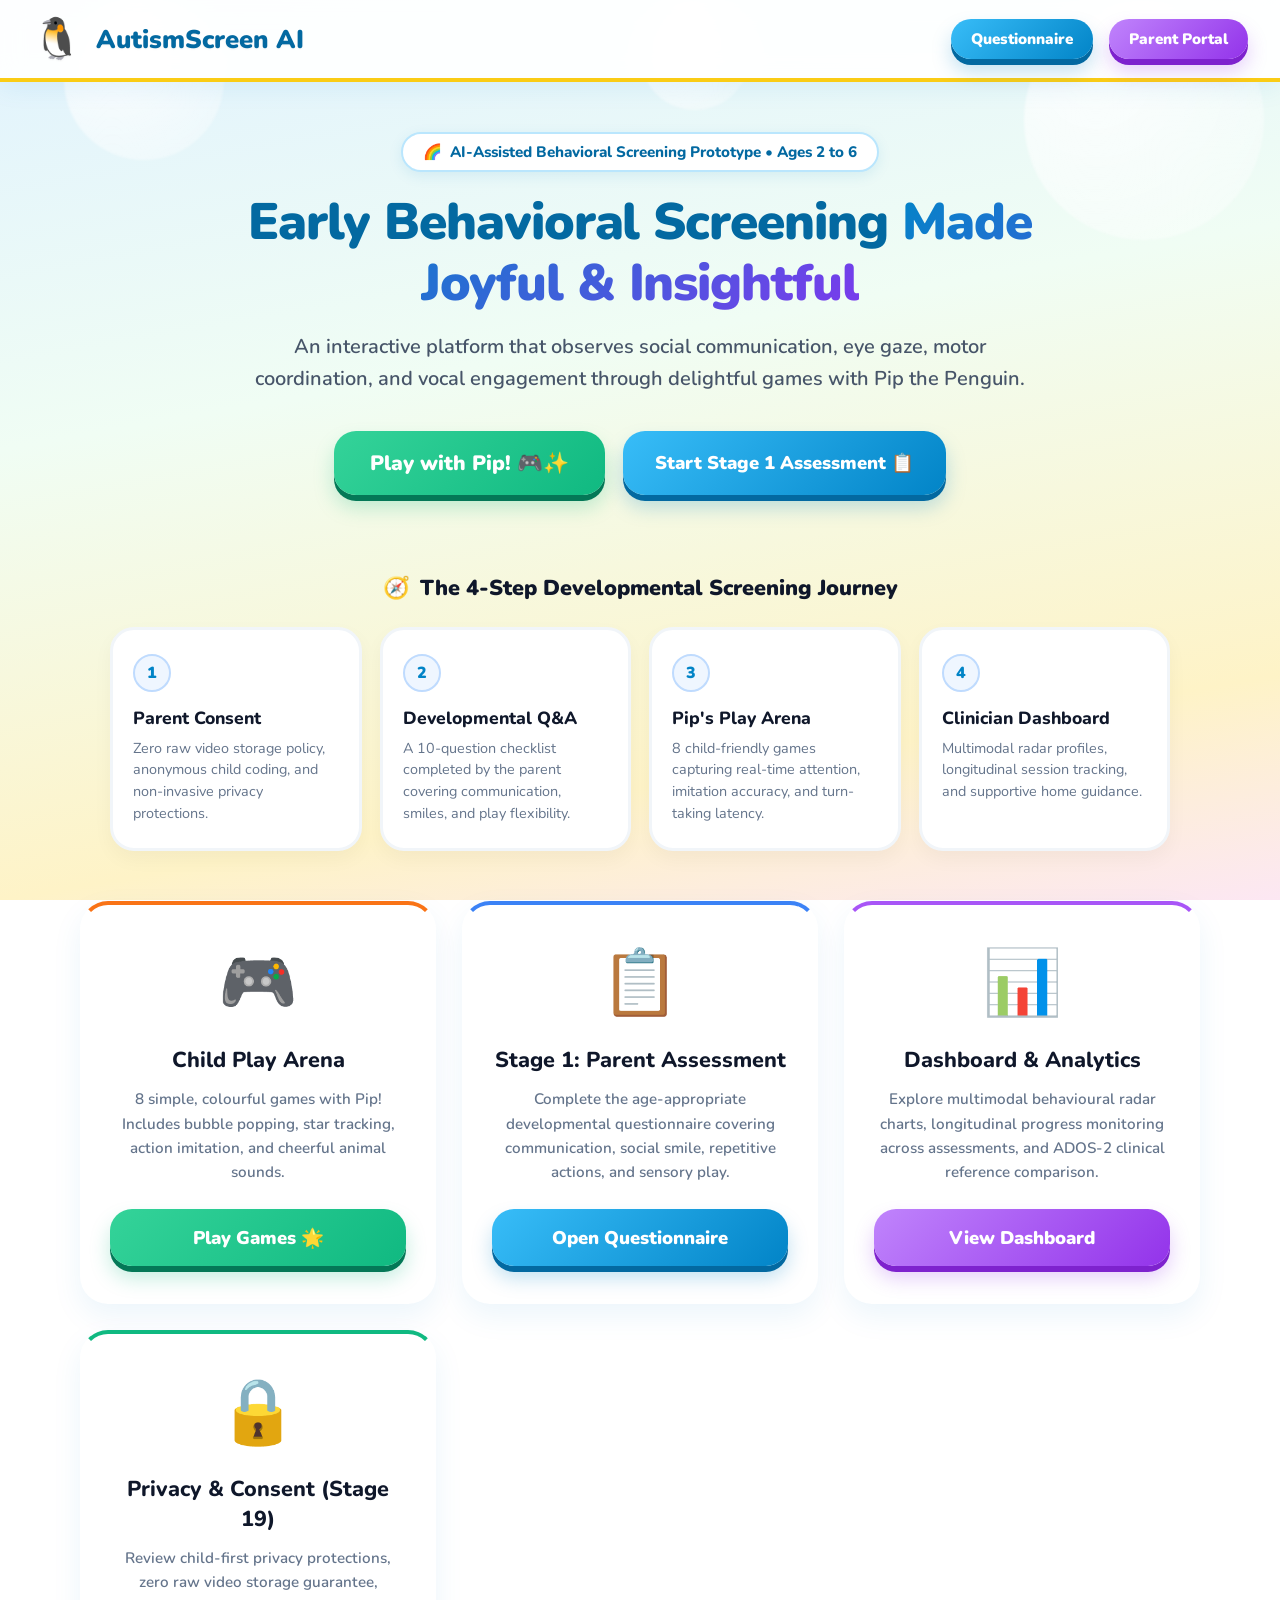
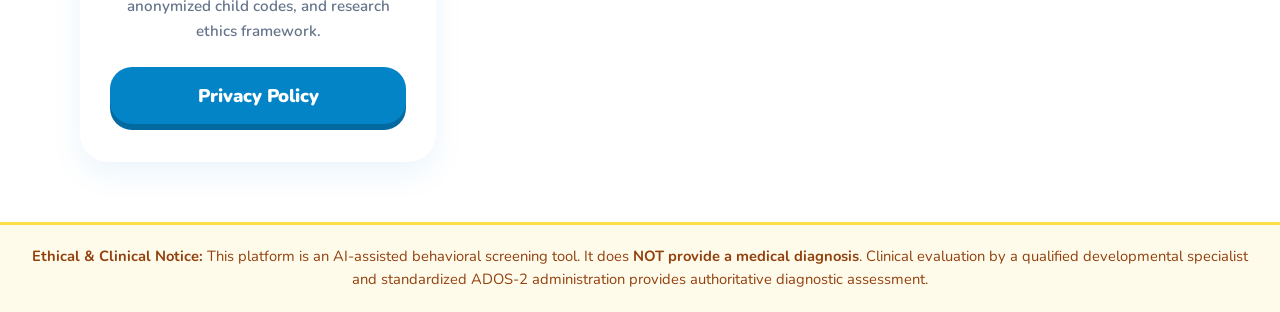
<file: early-detection-of-autism/target/classes/static/index.html>
<!DOCTYPE html>
<html lang="en">
<head>
  <meta charset="UTF-8">
  <meta name="viewport" content="width=device-width, initial-scale=1.0">
  <title>AutismScreen AI | Multimodal Early Behavioral Screening Platform</title>
  <link rel="stylesheet" href="css/child-theme.css">
  <style>
    /* Home Portal Enhancements */
    .portal-hero {
      text-align: center;
      padding: 50px 20px 30px;
      max-width: 960px;
      margin: 0 auto;
      position: relative;
      z-index: 10;
    }

    .hero-badge {
      display: inline-flex;
      align-items: center;
      gap: 8px;
      background: #ffffff;
      border: 2px solid #bae6fd;
      border-radius: 999px;
      padding: 8px 20px;
      font-size: 0.95rem;
      font-weight: 800;
      color: #0369a1;
      box-shadow: 0 4px 14px rgba(2, 132, 199, 0.1);
      margin-bottom: 20px;
    }

    .hero-title {
      font-size: clamp(2.2rem, 4vw, 3.4rem);
      color: #0369a1;
      margin-bottom: 16px;
      font-weight: 900;
      line-height: 1.2;
      letter-spacing: -0.02em;
    }

    .hero-title span {
      background: linear-gradient(135deg, #0284c7, #7c3aed);
      background-clip: text;
      -webkit-background-clip: text;
      -webkit-text-fill-color: transparent;
    }

    .hero-subtitle {
      font-size: 1.25rem;
      color: #475569;
      margin-bottom: 36px;
      line-height: 1.6;
      font-weight: 600;
      max-width: 800px;
      margin-inline: auto;
    }

    .hero-cta-group {
      display: flex;
      gap: 18px;
      justify-content: center;
      flex-wrap: wrap;
      margin-bottom: 48px;
    }

    /* 4-Stage Pathway Strip */
    .pathway-container {
      max-width: 1100px;
      margin: 0 auto 50px;
      padding: 0 20px;
      position: relative;
      z-index: 10;
    }

    .pathway-title {
      text-align: center;
      font-size: 1.35rem;
      font-weight: 900;
      color: #0f172a;
      margin-bottom: 24px;
      display: flex;
      align-items: center;
      justify-content: center;
      gap: 10px;
    }

    .pathway-grid {
      display: grid;
      grid-template-columns: repeat(auto-fit, minmax(240px, 1fr));
      gap: 18px;
    }

    .pathway-step {
      background: #ffffff;
      border-radius: 24px;
      padding: 24px 20px;
      border: 3px solid #f1f5f9;
      box-shadow: 0 8px 20px rgba(0,0,0,0.04);
      position: relative;
      transition: all 0.22s;
    }

    .pathway-step:hover {
      transform: translateY(-5px);
      border-color: #38bdf8;
      box-shadow: 0 14px 28px rgba(2, 132, 199, 0.12);
    }

    .step-number {
      width: 38px;
      height: 38px;
      border-radius: 50%;
      background: #eff6ff;
      color: #0284c7;
      font-weight: 900;
      display: grid;
      place-items: center;
      font-size: 1rem;
      margin-bottom: 14px;
      border: 2px solid #bfdbfe;
    }

    .step-name {
      font-size: 1.1rem;
      font-weight: 800;
      color: #0f172a;
      margin-bottom: 8px;
    }

    .step-desc {
      font-size: 0.9rem;
      color: #64748b;
      line-height: 1.5;
    }

    /* Portal Cards */
    .portal-grid {
      display: grid;
      grid-template-columns: repeat(auto-fit, minmax(270px, 1fr));
      gap: 26px;
      max-width: 1160px;
      margin: 0 auto 60px;
      padding: 0 20px;
      position: relative;
      z-index: 10;
    }

    .portal-card {
      background: #ffffff;
      border-radius: 28px;
      padding: 34px 26px;
      text-align: center;
      box-shadow: 0 12px 30px rgba(2, 132, 199, 0.08);
      border: 4px solid transparent;
      transition: all 0.25s cubic-bezier(0.34, 1.56, 0.64, 1);
      display: flex;
      flex-direction: column;
      justify-content: space-between;
    }

    .portal-card:hover {
      transform: translateY(-8px);
      box-shadow: 0 20px 40px rgba(2, 132, 199, 0.18);
    }

    .portal-icon {
      font-size: 4rem;
      margin-bottom: 18px;
      display: inline-block;
      transition: transform 0.25s;
    }

    .portal-card:hover .portal-icon {
      transform: scale(1.15) rotate(5deg);
    }

    .portal-title {
      font-size: 1.35rem;
      color: #0f172a;
      font-weight: 800;
      margin-bottom: 12px;
    }

    .portal-desc {
      font-size: 0.95rem;
      color: #64748b;
      margin-bottom: 24px;
      line-height: 1.6;
      font-weight: 600;
    }

    /* Ethical disclaimer */
    .disclaimer-strip {
      background: #fffbeb;
      border-top: 3px solid #fde047;
      padding: 20px 30px;
      text-align: center;
      font-size: 0.92rem;
      color: #92400e;
      line-height: 1.6;
      margin-top: auto;
      position: relative;
      z-index: 10;
    }
  </style>
</head>
<body>

  <!-- Floating soft bubbles decoration -->
  <div class="bg-decorations" aria-hidden="true">
    <div class="cloud-bubble" style="width: 160px; height: 160px; left: 5%; animation-duration: 26s;"></div>
    <div class="cloud-bubble" style="width: 240px; height: 240px; left: 80%; animation-duration: 32s; animation-delay: 5s;"></div>
    <div class="cloud-bubble" style="width: 110px; height: 110px; left: 50%; animation-duration: 20s; animation-delay: 9s;"></div>
  </div>

  <header class="child-header">
    <div class="child-logo">
      <span class="logo-icon">🐧</span>
      <span>AutismScreen AI</span>
    </div>
    <div class="header-right">
      <a href="questionnaire.html" class="btn-child btn-blue" style="padding: 10px 20px; font-size: 0.95rem;">Questionnaire</a>
      <a href="parent-dashboard.html" class="btn-child btn-purple" style="padding: 10px 20px; font-size: 0.95rem;">Parent Portal</a>
    </div>
  </header>

  <main>
    <!-- Hero Banner -->
    <section class="portal-hero">
      <div class="hero-badge">
        <span>🌈</span>
        <span>AI-Assisted Behavioral Screening Prototype • Ages 2 to 6</span>
      </div>
      <h1 class="hero-title">Early Behavioral Screening <span>Made Joyful & Insightful</span></h1>
      <p class="hero-subtitle">
        An interactive platform that observes social communication, eye gaze, motor coordination, and vocal engagement through delightful games with Pip the Penguin.
      </p>

      <div class="hero-cta-group">
        <a href="child-session.html" class="btn-child btn-green" style="padding: 18px 36px; font-size: 1.3rem;">
          Play with Pip! 🎮✨
        </a>
        <a href="questionnaire.html" class="btn-child btn-blue" style="padding: 18px 32px; font-size: 1.15rem;">
          Start Stage 1 Assessment 📋
        </a>
      </div>
    </section>

    <!-- 4-Step Screening Pathway -->
    <section class="pathway-container">
      <h2 class="pathway-title"><span>🧭</span> The 4-Step Developmental Screening Journey</h2>
      <div class="pathway-grid">
        <div class="pathway-step">
          <div class="step-number">1</div>
          <h3 class="step-name">Parent Consent</h3>
          <p class="step-desc">Zero raw video storage policy, anonymous child coding, and non-invasive privacy protections.</p>
        </div>
        <div class="pathway-step">
          <div class="step-number">2</div>
          <h3 class="step-name">Developmental Q&A</h3>
          <p class="step-desc">A 10-question checklist completed by the parent covering communication, smiles, and play flexibility.</p>
        </div>
        <div class="pathway-step">
          <div class="step-number">3</div>
          <h3 class="step-name">Pip's Play Arena</h3>
          <p class="step-desc">8 child-friendly games capturing real-time attention, imitation accuracy, and turn-taking latency.</p>
        </div>
        <div class="pathway-step">
          <div class="step-number">4</div>
          <h3 class="step-name">Clinician Dashboard</h3>
          <p class="step-desc">Multimodal radar profiles, longitudinal session tracking, and supportive home guidance.</p>
        </div>
      </div>
    </section>

    <!-- Interactive Hub Cards -->
    <section class="portal-grid">
      <!-- Card 1: Child Play Arena -->
      <div class="portal-card" style="border-top-color: #f97316;">
        <div>
          <div class="portal-icon">🎮</div>
          <h2 class="portal-title">Child Play Arena</h2>
          <p class="portal-desc">
            8 simple, colourful games with Pip! Includes bubble popping, star tracking, action imitation, and cheerful animal sounds.
          </p>
        </div>
        <a href="child-session.html" class="btn-child btn-green" style="justify-content: center;">Play Games 🌟</a>
      </div>

      <!-- Card 2: Parent Questionnaire -->
      <div class="portal-card" style="border-top-color: #3b82f6;">
        <div>
          <div class="portal-icon">📋</div>
          <h2 class="portal-title">Stage 1: Parent Assessment</h2>
          <p class="portal-desc">
            Complete the age-appropriate developmental questionnaire covering communication, social smile, repetitive actions, and sensory play.
          </p>
        </div>
        <a href="questionnaire.html" class="btn-child btn-blue" style="justify-content: center;">Open Questionnaire</a>
      </div>

      <!-- Card 3: Dashboard & Analytics -->
      <div class="portal-card" style="border-top-color: #a855f7;">
        <div>
          <div class="portal-icon">📊</div>
          <h2 class="portal-title">Dashboard & Analytics</h2>
          <p class="portal-desc">
            Explore multimodal behavioural radar charts, longitudinal progress monitoring across assessments, and ADOS-2 clinical reference comparison.
          </p>
        </div>
        <a href="parent-dashboard.html" class="btn-child btn-purple" style="justify-content: center;">View Dashboard</a>
      </div>

      <!-- Card 4: Consent & Privacy -->
      <div class="portal-card" style="border-top-color: #10b981;">
        <div>
          <div class="portal-icon">🔒</div>
          <h2 class="portal-title">Privacy & Consent (Stage 19)</h2>
          <p class="portal-desc">
            Review child-first privacy protections, zero raw video storage guarantee, anonymized child codes, and research ethics framework.
          </p>
        </div>
        <a href="consent.html" class="btn-child" style="background: #0284c7; color: white; justify-content: center; box-shadow: 0 6px 0 #0369a1;">Privacy Policy</a>
      </div>
    </section>
  </main>

  <footer class="disclaimer-strip">
    <strong>Ethical & Clinical Notice:</strong> This platform is an AI-assisted behavioral screening tool. It does <strong>NOT provide a medical diagnosis</strong>. Clinical evaluation by a qualified developmental specialist and standardized ADOS-2 administration provides authoritative diagnostic assessment.
  </footer>

</body>
</html>
</file>
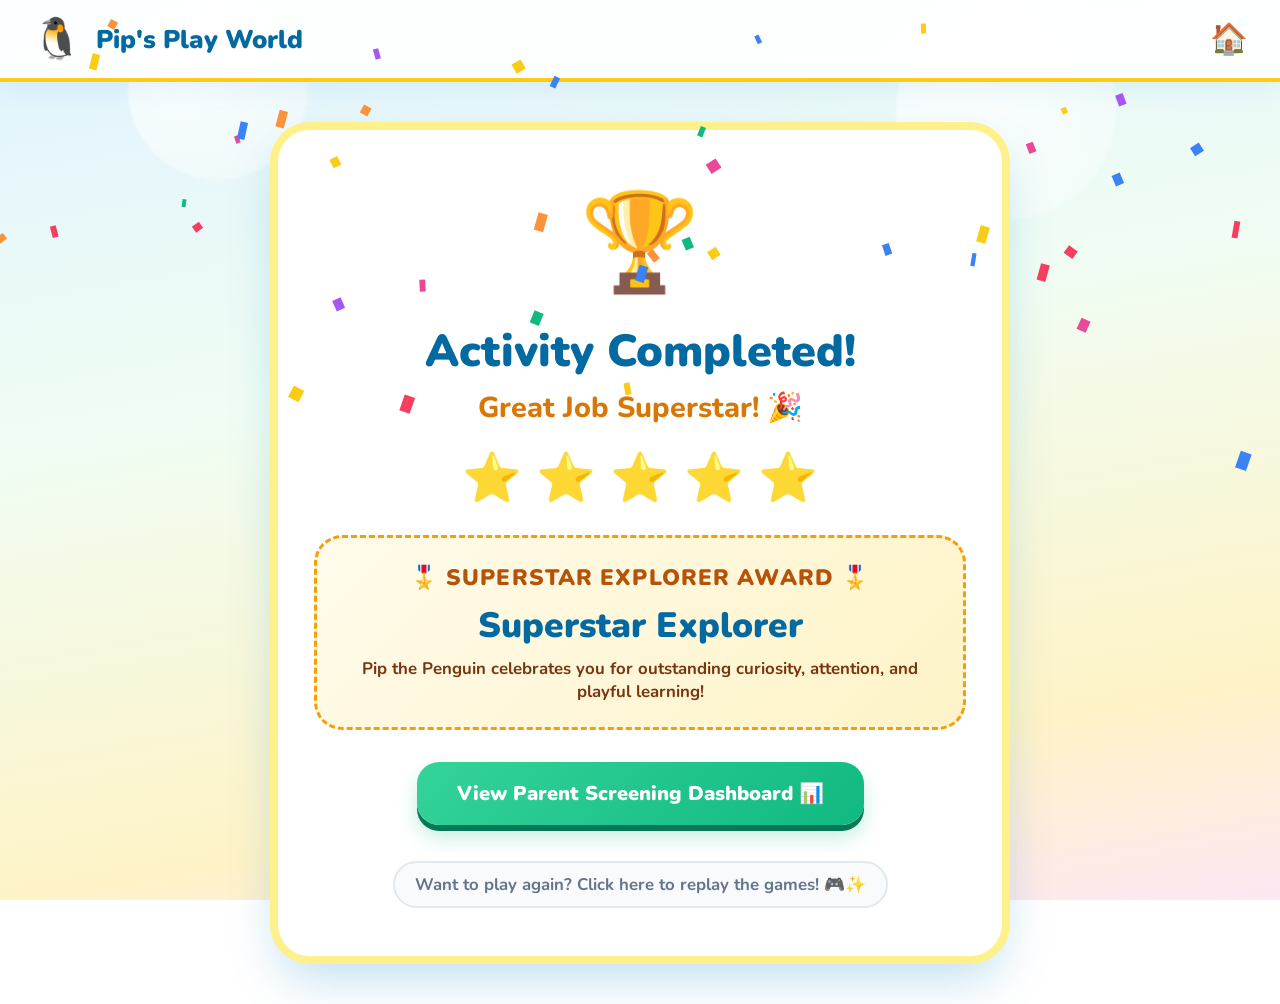
<file: early-detection-of-autism/target/classes/static/completion.html>
<!DOCTYPE html>
<html lang="en">
<head>
    <meta charset="UTF-8">
    <meta name="viewport" content="width=device-width, initial-scale=1.0">
    <title>Great Job Superstar! Activity Completed! | Pip's Play World</title>
    <link rel="stylesheet" href="css/child-theme.css">
    <style>
        .confetti-canvas {
            position: fixed;
            inset: 0;
            pointer-events: none;
            z-index: 100;
        }
        .celebration-wrapper {
            max-width: 740px;
            margin: 40px auto;
            background: #ffffff;
            border-radius: 40px;
            padding: 48px 36px;
            text-align: center;
            box-shadow: 0 24px 50px -10px rgba(2, 132, 199, 0.25);
            border: 8px solid #fef08a;
            position: relative;
            overflow: hidden;
            z-index: 10;
        }
        .certificate-badge {
            background: linear-gradient(135deg, #fffbeb 0%, #fef3c7 100%);
            border: 3px dashed #f59e0b;
            border-radius: 28px;
            padding: 24px;
            margin: 24px 0 32px;
            position: relative;
        }
        .cert-title {
            font-size: 1.4rem;
            font-weight: 900;
            color: #b45309;
            margin-bottom: 6px;
            letter-spacing: 0.05em;
        }
        .cert-name {
            font-size: 2.2rem;
            font-weight: 900;
            color: #0369a1;
            margin: 8px 0;
        }
        .trophy-icon {
            font-size: 6rem;
            animation: trophyBob 1.6s ease-in-out infinite alternate;
            display: inline-block;
            margin-bottom: 12px;
        }
        @keyframes trophyBob {
            0% { transform: translateY(0) rotate(-6deg) scale(1); }
            100% { transform: translateY(-12px) rotate(6deg) scale(1.08); }
        }
        .celebration-title {
            font-size: 2.8rem;
            color: #0369a1;
            font-weight: 900;
            margin-bottom: 6px;
        }
        .celebration-subtitle {
            font-size: 1.8rem;
            color: #d97706;
            font-weight: 800;
            margin-bottom: 18px;
        }
        .stars-row {
            font-size: 3rem;
            margin-bottom: 20px;
            display: flex;
            justify-content: center;
            gap: 14px;
        }
        .star-anim {
            animation: starBounce 1s infinite alternate;
            display: inline-block;
        }
        .star-anim:nth-child(2) { animation-delay: 0.2s; }
        .star-anim:nth-child(3) { animation-delay: 0.4s; }
        .star-anim:nth-child(4) { animation-delay: 0.6s; }
        .star-anim:nth-child(5) { animation-delay: 0.8s; }

        @keyframes starBounce {
            0% { transform: scale(1); filter: drop-shadow(0 0 4px #fde047); }
            100% { transform: scale(1.25) translateY(-8px); filter: drop-shadow(0 0 16px #eab308); }
        }

        .action-cta-group {
            display: flex;
            flex-direction: column;
            gap: 16px;
            align-items: center;
        }

        .parent-portal-link {
            display: inline-block;
            margin-top: 20px;
            font-size: 1.05rem;
            font-weight: 700;
            color: #64748b;
            text-decoration: none;
            padding: 10px 20px;
            border-radius: 999px;
            background: #f8fafc;
            border: 2px solid #e2e8f0;
            transition: all 0.2s;
        }
        .parent-portal-link:hover {
            color: #0284c7;
            border-color: #38bdf8;
            background: #f0f9ff;
        }
    </style>
</head>
<body>

    <canvas id="confettiCanvas" class="confetti-canvas"></canvas>

    <div class="bg-decorations" aria-hidden="true">
        <div class="cloud-bubble" style="width: 180px; height: 180px; left: 10%; animation-duration: 25s;"></div>
        <div class="cloud-bubble" style="width: 220px; height: 220px; left: 70%; animation-duration: 30s;"></div>
    </div>

    <header class="child-header">
        <div class="child-logo">
            <span class="logo-icon">🐧</span>
            <span>Pip's Play World</span>
        </div>
        <div class="header-right">
            <a class="home-btn" href="index.html" title="Exit to Home">🏠</a>
        </div>
    </header>

    <main class="celebration-wrapper">
        <div class="trophy-icon">🏆</div>
        <h1 class="celebration-title">Activity Completed!</h1>
        <h2 class="celebration-subtitle">Great Job Superstar! 🎉</h2>

        <div class="stars-row">
            <span class="star-anim">⭐</span>
            <span class="star-anim">⭐</span>
            <span class="star-anim">⭐</span>
            <span class="star-anim">⭐</span>
            <span class="star-anim">⭐</span>
        </div>

        <!-- Official Certificate Badge -->
        <div class="certificate-badge">
            <div class="cert-title">🎖️ SUPERSTAR EXPLORER AWARD 🎖️</div>
            <div class="cert-name" id="childDisplayName">Superstar Explorer</div>
            <p style="color: #78350f; font-weight: 700; font-size: 1.05rem; margin: 0;">
                Pip the Penguin celebrates you for outstanding curiosity, attention, and playful learning!
            </p>
        </div>

        <div class="action-cta-group">
            <a id="btnDashboard" href="parent-dashboard.html" class="btn-child btn-green" style="padding: 18px 40px; font-size: 1.25rem;">
                View Parent Screening Dashboard 📊
            </a>

            <a id="btnRepeat" href="child-session.html" class="parent-portal-link">
                Want to play again? Click here to replay the games! 🎮✨
            </a>
        </div>
    </main>

    <script src="js/mascot.js"></script>
    <script>
        document.addEventListener('DOMContentLoaded', () => {
            const mascot = new MascotGuide();
            mascot.playTone('fanfare');
            mascot.speak("Activity Completed! Great Job! Thank you for playing with me today!");

            const params = new URLSearchParams(window.location.search);
            const sessionId = params.get('sessionId') || '3';
            const childId = params.get('childId') || '1';
            const childName = params.get('name');

            if (childName) {
                document.getElementById('childDisplayName').textContent = childName;
            }

            document.getElementById('btnDashboard').href = `parent-dashboard.html?sessionId=${sessionId}&childId=${childId}`;
            document.getElementById('btnRepeat').href = `child-session.html?sessionId=${sessionId}&childId=${childId}`;

            // Launch celebratory confetti
            launchConfetti();
        });

        function launchConfetti() {
            const canvas = document.getElementById("confettiCanvas");
            if (!canvas) return;
            const ctx = canvas.getContext("2d");
            canvas.width = window.innerWidth;
            canvas.height = window.innerHeight;

            const particles = [];
            const colors = ["#f43f5e", "#ec4899", "#a855f7", "#3b82f6", "#10b981", "#facc15", "#fb923c"];

            for (let i = 0; i < 120; i++) {
                particles.push({
                    x: Math.random() * canvas.width,
                    y: Math.random() * -canvas.height,
                    r: Math.random() * 8 + 4,
                    d: Math.random() * 80,
                    color: colors[Math.floor(Math.random() * colors.length)],
                    tilt: Math.floor(Math.random() * 10) - 10,
                    tiltAngleInc: (Math.random() * 0.08) + 0.04,
                    tiltAngle: 0
                });
            }

            function draw() {
                ctx.clearRect(0, 0, canvas.width, canvas.height);
                let remaining = 0;
                for (let i = 0; i < particles.length; i++) {
                    const p = particles[i];
                    p.tiltAngle += p.tiltAngleInc;
                    p.y += (Math.cos(p.d) + 3 + p.r / 2);
                    p.x += Math.sin(p.d);
                    p.tilt = Math.sin(p.tiltAngle) * 15;

                    if (p.y < canvas.height + 20) {
                        remaining++;
                        ctx.beginPath();
                        ctx.lineWidth = p.r;
                        ctx.strokeStyle = p.color;
                        ctx.moveTo(p.x + p.tilt + p.r / 2, p.y);
                        ctx.lineTo(p.x + p.tilt, p.y + p.tilt + p.r / 2);
                        ctx.stroke();
                    }
                }
                if (remaining > 0) {
                    requestAnimationFrame(draw);
                }
            }
            draw();
        }
    </script>
</body>
</html>
</file>
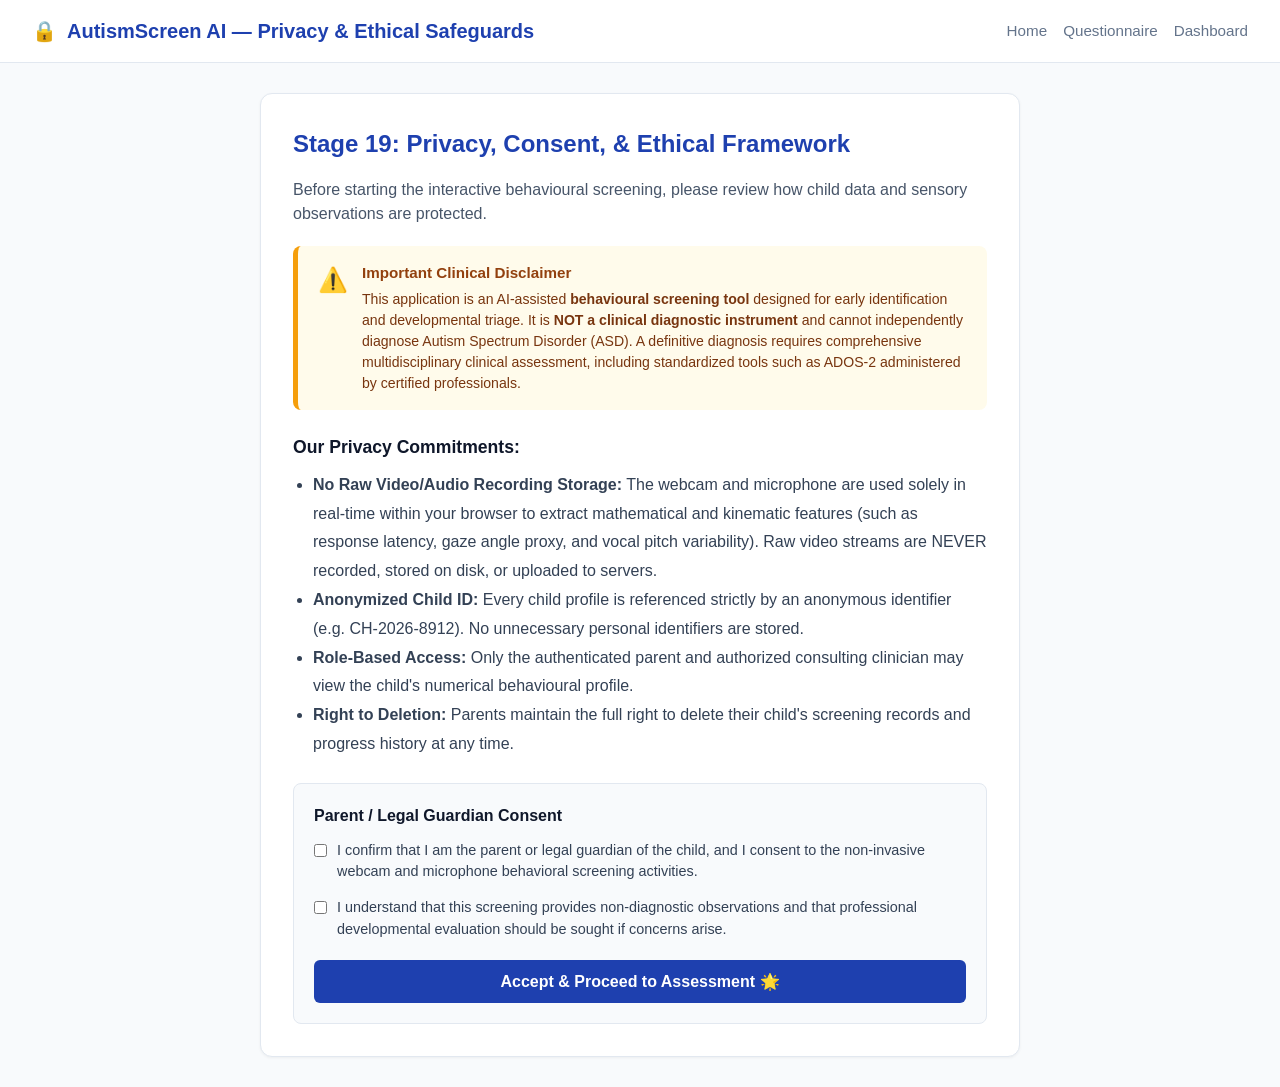
<file: early-detection-of-autism/target/classes/static/consent.html>
<!DOCTYPE html>
<html lang="en">
<head>
    <meta charset="UTF-8">
    <meta name="viewport" content="width=device-width, initial-scale=1.0">
    <title>Parent Consent & Child Privacy Policy | Stage 19</title>
    <link rel="stylesheet" href="css/dashboard.css">
</head>
<body>

    <nav class="dashboard-nav">
        <div class="brand-title">
            <span>🔒</span>
            <span>AutismScreen AI — Privacy & Ethical Safeguards</span>
        </div>
        <div class="nav-links">
            <a href="index.html" class="nav-link">Home</a>
            <a href="questionnaire.html" class="nav-link">Questionnaire</a>
            <a href="parent-dashboard.html" class="nav-link">Dashboard</a>
        </div>
    </nav>

    <div class="container" style="max-width: 800px;">
        <div class="card" style="padding: 32px; margin-bottom: 30px;">
            <h1 style="font-size: 1.5rem; margin-bottom: 16px; color: #1e40af;">Stage 19: Privacy, Consent, & Ethical Framework</h1>
            <p style="color: #475569; margin-bottom: 20px;">
                Before starting the interactive behavioural screening, please review how child data and sensory observations are protected.
            </p>

            <div class="ethical-alert-box">
                <div class="alert-icon">⚠️</div>
                <div class="alert-text">
                    <h4>Important Clinical Disclaimer</h4>
                    <p>
                        This application is an AI-assisted <strong>behavioural screening tool</strong> designed for early identification and developmental triage. It is <strong>NOT a clinical diagnostic instrument</strong> and cannot independently diagnose Autism Spectrum Disorder (ASD). A definitive diagnosis requires comprehensive multidisciplinary clinical assessment, including standardized tools such as ADOS-2 administered by certified professionals.
                    </p>
                </div>
            </div>

            <h3 style="font-size: 1.1rem; margin: 20px 0 10px;">Our Privacy Commitments:</h3>
            <ul style="margin-left: 20px; color: #334155; line-height: 1.8; margin-bottom: 24px;">
                <li><strong>No Raw Video/Audio Recording Storage:</strong> The webcam and microphone are used solely in real-time within your browser to extract mathematical and kinematic features (such as response latency, gaze angle proxy, and vocal pitch variability). Raw video streams are NEVER recorded, stored on disk, or uploaded to servers.</li>
                <li><strong>Anonymized Child ID:</strong> Every child profile is referenced strictly by an anonymous identifier (e.g. <code>CH-2026-8912</code>). No unnecessary personal identifiers are stored.</li>
                <li><strong>Role-Based Access:</strong> Only the authenticated parent and authorized consulting clinician may view the child's numerical behavioural profile.</li>
                <li><strong>Right to Deletion:</strong> Parents maintain the full right to delete their child's screening records and progress history at any time.</li>
            </ul>

            <form id="consentForm" onsubmit="handleConsent(event)" style="background: #f8fafc; padding: 20px; border-radius: 8px; border: 1px solid #e2e8f0;">
                <h4 style="margin-bottom: 12px; color: #0f172a;">Parent / Legal Guardian Consent</h4>
                <label style="display: flex; gap: 10px; align-items: flex-start; margin-bottom: 14px; cursor: pointer;">
                    <input type="checkbox" id="chkConsent" required style="margin-top: 4px;">
                    <span style="font-size: 0.9rem; color: #334155;">I confirm that I am the parent or legal guardian of the child, and I consent to the non-invasive webcam and microphone behavioral screening activities.</span>
                </label>
                <label style="display: flex; gap: 10px; align-items: flex-start; margin-bottom: 20px; cursor: pointer;">
                    <input type="checkbox" id="chkDisclaimer" required style="margin-top: 4px;">
                    <span style="font-size: 0.9rem; color: #334155;">I understand that this screening provides non-diagnostic observations and that professional developmental evaluation should be sought if concerns arise.</span>
                </label>

                <button type="submit" class="btn-primary" style="width: 100%; justify-content: center; font-size: 1rem; padding: 12px;">
                    Accept & Proceed to Assessment 🌟
                </button>
            </form>
        </div>
    </div>

    <script src="js/api-config.js"></script>
    <script>
        async function handleConsent(e) {
            e.preventDefault();
            try {
                const response = await fetch(apiUrl('/api/auth/consent'), {
                    method: 'POST',
                    headers: { 'Content-Type': 'application/json' },
                    body: JSON.stringify({ userId: sessionStorage.getItem('userId') })
                });
                if (!response.ok) throw new Error(await response.text());
            } catch (err) {
                alert(err.message || 'Could not save consent');
                return;
            }
            window.location.href = 'questionnaire.html';
        }
    </script>
</body>
</html>
</file>
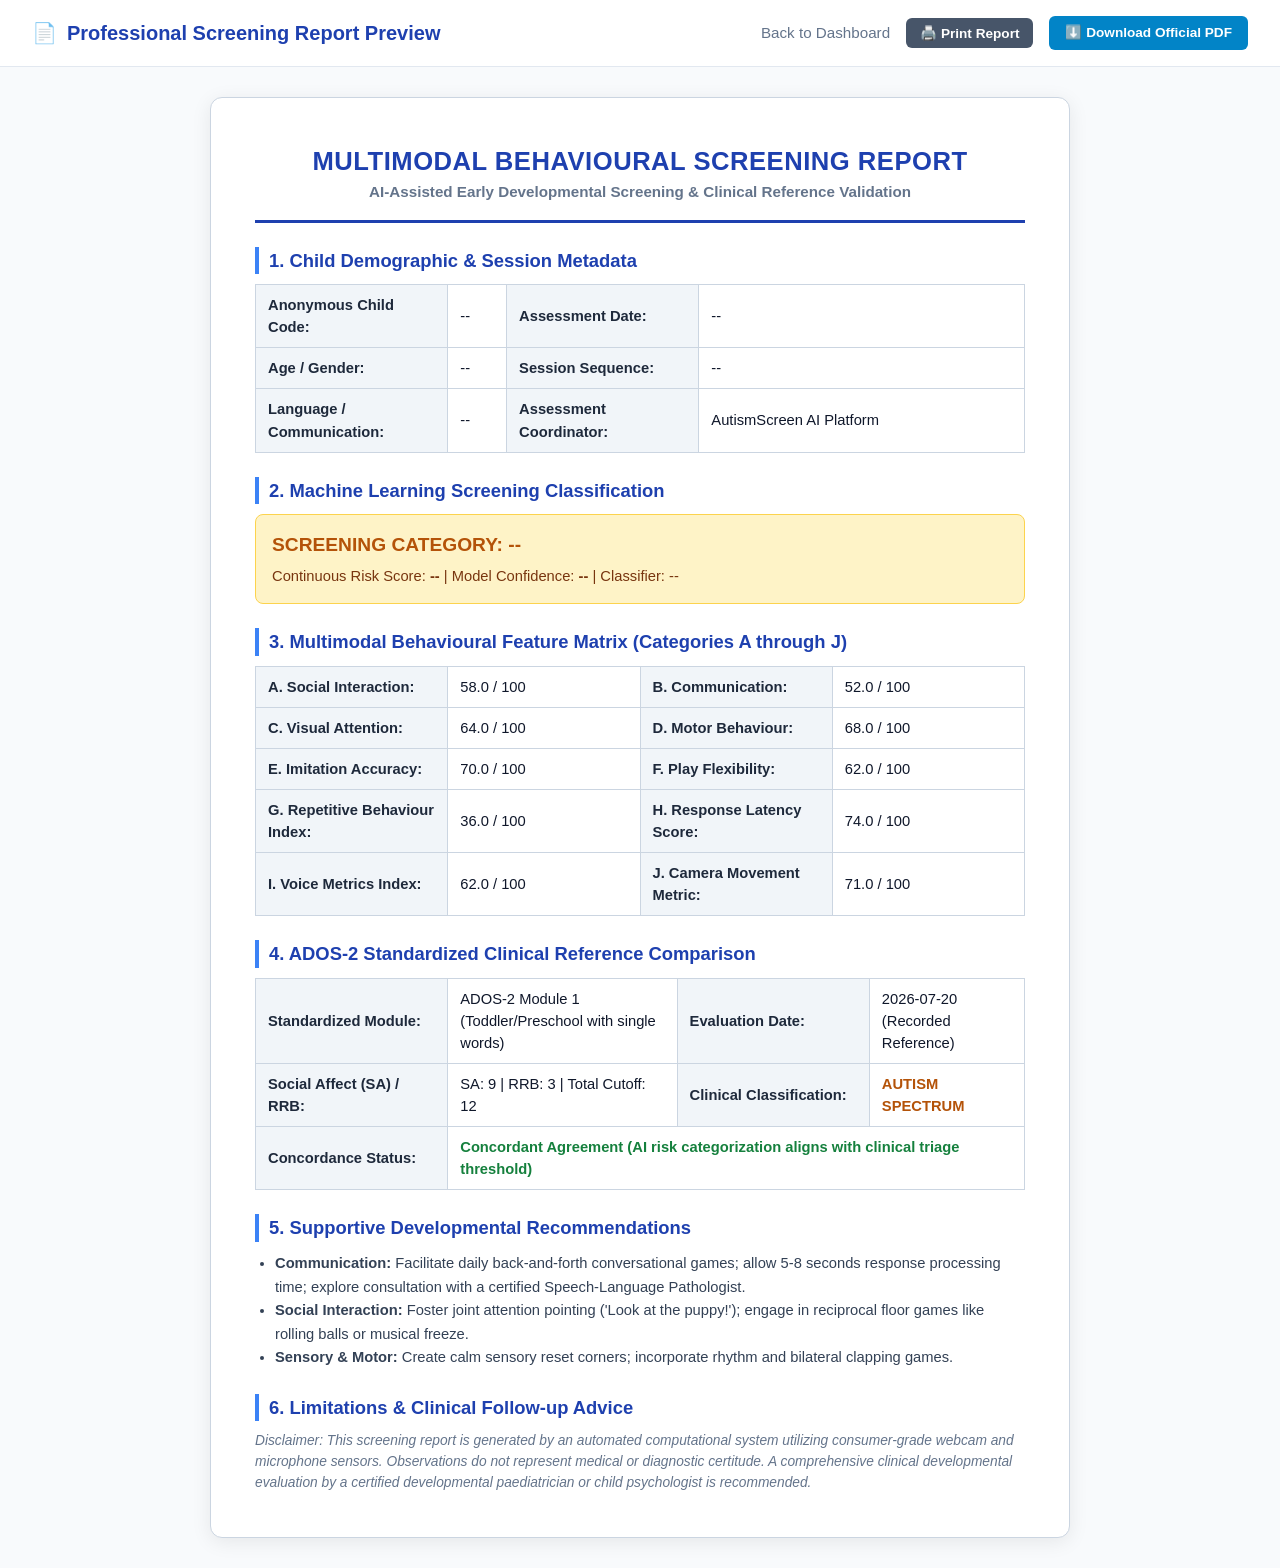
<file: early-detection-of-autism/target/classes/static/professional-report.html>
<!DOCTYPE html>
<html lang="en">
<head>
    <meta charset="UTF-8">
    <meta name="viewport" content="width=device-width, initial-scale=1.0">
    <title>Professional Clinical Screening Report | AutismScreen AI</title>
    <link rel="stylesheet" href="css/dashboard.css">
    <style>
        .report-page {
            background: #ffffff;
            max-width: 860px;
            margin: 30px auto;
            padding: 44px;
            border-radius: 12px;
            box-shadow: 0 4px 20px rgba(0,0,0,0.08);
            border: 1px solid #cbd5e1;
        }
        .report-header {
            text-align: center;
            border-bottom: 3px solid #1e40af;
            padding-bottom: 16px;
            margin-bottom: 24px;
        }
        .report-title {
            font-size: 1.6rem;
            color: #1e40af;
            font-weight: 900;
            letter-spacing: 0.02em;
        }
        .report-subtitle {
            font-size: 0.95rem;
            color: #64748b;
            font-weight: 600;
        }
        .report-table {
            width: 100%;
            border-collapse: collapse;
            margin-bottom: 20px;
            font-size: 0.92rem;
        }
        .report-table th, .report-table td {
            border: 1px solid #cbd5e1;
            padding: 9px 12px;
            text-align: left;
        }
        .report-table th {
            background-color: #f1f5f9;
            color: #1e293b;
            font-weight: 700;
            width: 25%;
        }
        .section-heading {
            font-size: 1.15rem;
            color: #1e40af;
            font-weight: 800;
            margin: 24px 0 10px;
            border-left: 4px solid #3b82f6;
            padding-left: 10px;
        }
        @media print {
            body { background: #ffffff; }
            .dashboard-nav, .no-print { display: none !important; }
            .report-page { box-shadow: none; border: none; padding: 0; }
        }
    </style>
</head>
<body>

    <nav class="dashboard-nav no-print">
        <div class="brand-title">
            <span>📄</span>
            <span>Professional Screening Report Preview</span>
        </div>
        <div class="nav-links">
            <a href="parent-dashboard.html" class="nav-link">Back to Dashboard</a>
            <button onclick="window.print()" class="btn-primary" style="padding: 7px 14px; font-size: 0.85rem; background: #475569;">
                🖨️ Print Report
            </button>
            <a id="lnkDownloadPdf" href="/api/report/session/3/pdf" class="btn-primary" style="padding: 7px 16px; font-size: 0.85rem; background: #0284c7;">
                ⬇️ Download Official PDF
            </a>
        </div>
    </nav>

    <main class="report-page">
        <div class="report-header">
            <h1 class="report-title">MULTIMODAL BEHAVIOURAL SCREENING REPORT</h1>
            <p class="report-subtitle">AI-Assisted Early Developmental Screening & Clinical Reference Validation</p>
        </div>

        <!-- 1. Child Information & Session Metadata -->
        <h2 class="section-heading">1. Child Demographic & Session Metadata</h2>
        <table class="report-table">
            <tr>
                <th>Anonymous Child Code:</th>
                <td id="repCode">--</td>
                <th>Assessment Date:</th>
                <td id="repDate">--</td>
            </tr>
            <tr>
                <th>Age / Gender:</th>
                <td id="repAgeGender">--</td>
                <th>Session Sequence:</th>
                <td id="repSequence">--</td>
            </tr>
            <tr>
                <th>Language / Communication:</th>
                <td id="repComm">--</td>
                <th>Assessment Coordinator:</th>
                <td>AutismScreen AI Platform</td>
            </tr>
        </table>

        <!-- 2. Screening Result & Risk Category -->
        <h2 class="section-heading">2. Machine Learning Screening Classification</h2>
        <div id="screeningCallout" style="background: #fef3c7; border: 1.5px solid #fcd34d; border-radius: 8px; padding: 16px; margin-bottom: 20px;">
            <div id="repCategory" style="font-size: 1.2rem; font-weight: 800; color: #b45309;">
                SCREENING CATEGORY: --
            </div>
            <div id="repMetrics" style="font-size: 0.92rem; color: #78350f; margin-top: 5px;">
                Continuous Risk Score: <strong>--</strong> | Model Confidence: <strong>--</strong> | Classifier: --
            </div>
        </div>

        <!-- 3. Behavioural Features Matrix A through J -->
        <h2 class="section-heading">3. Multimodal Behavioural Feature Matrix (Categories A through J)</h2>
        <table class="report-table">
            <tr>
                <th>A. Social Interaction:</th><td id="featA">58.0 / 100</td>
                <th>B. Communication:</th><td id="featB">52.0 / 100</td>
            </tr>
            <tr>
                <th>C. Visual Attention:</th><td id="featC">64.0 / 100</td>
                <th>D. Motor Behaviour:</th><td id="featD">68.0 / 100</td>
            </tr>
            <tr>
                <th>E. Imitation Accuracy:</th><td id="featE">70.0 / 100</td>
                <th>F. Play Flexibility:</th><td id="featF">62.0 / 100</td>
            </tr>
            <tr>
                <th>G. Repetitive Behaviour Index:</th><td id="featG">36.0 / 100</td>
                <th>H. Response Latency Score:</th><td id="featH">74.0 / 100</td>
            </tr>
            <tr>
                <th>I. Voice Metrics Index:</th><td id="featI">62.0 / 100</td>
                <th>J. Camera Movement Metric:</th><td id="featJ">71.0 / 100</td>
            </tr>
        </table>

        <!-- 4. ADOS-2 Clinical Reference Comparison -->
        <h2 class="section-heading">4. ADOS-2 Standardized Clinical Reference Comparison</h2>
        <table class="report-table">
            <tr>
                <th>Standardized Module:</th>
                <td id="adosMod">ADOS-2 Module 1 (Toddler/Preschool with single words)</td>
                <th>Evaluation Date:</th>
                <td id="adosDate">2026-07-20 (Recorded Reference)</td>
            </tr>
            <tr>
                <th>Social Affect (SA) / RRB:</th>
                <td id="adosScores">SA: 9 | RRB: 3 | Total Cutoff: 12</td>
                <th>Clinical Classification:</th>
                <td id="adosClass" style="font-weight: 700; color: #b45309;">AUTISM SPECTRUM</td>
            </tr>
            <tr>
                <th>Concordance Status:</th>
                <td id="adosConcordance" colspan="3" style="font-weight: 700; color: #15803d;">
                    Concordant Agreement (AI risk categorization aligns with clinical triage threshold)
                </td>
            </tr>
        </table>

        <!-- 5. Supportive Guidance Summary -->
        <h2 class="section-heading">5. Supportive Developmental Recommendations</h2>
        <ul id="recommendationsList" style="margin-left: 20px; font-size: 0.92rem; line-height: 1.6; color: #334155; margin-bottom: 20px;">
            <li><strong>Communication:</strong> Facilitate daily back-and-forth conversational games; allow 5-8 seconds response processing time; explore consultation with a certified Speech-Language Pathologist.</li>
            <li><strong>Social Interaction:</strong> Foster joint attention pointing ('Look at the puppy!'); engage in reciprocal floor games like rolling balls or musical freeze.</li>
            <li><strong>Sensory & Motor:</strong> Create calm sensory reset corners; incorporate rhythm and bilateral clapping games.</li>
        </ul>

        <!-- 6. Limitations & Disclaimer -->
        <h2 class="section-heading">6. Limitations & Clinical Follow-up Advice</h2>
        <p style="font-size: 0.86rem; color: #64748b; line-height: 1.5; font-style: italic;">
            Disclaimer: This screening report is generated by an automated computational system utilizing consumer-grade webcam and microphone sensors. Observations do not represent medical or diagnostic certitude. A comprehensive clinical developmental evaluation by a certified developmental paediatrician or child psychologist is recommended.
        </p>
    </main>

    <script src="js/api-config.js"></script>
    <script>
        document.addEventListener('DOMContentLoaded', async () => {
            const p = new URLSearchParams(window.location.search);
            const s = p.get('sessionId');
            if (!s) return;
            document.getElementById('lnkDownloadPdf').href = apiUrl(`/api/report/session/${s}/pdf`);

            try {
                const res = await fetch(apiUrl(`/api/results/session/${s}`));
                if (res.ok) {
                    const data = await res.json();
                    if (data.child) {
                        document.getElementById('repCode').textContent = data.child.anonymousCode;
                        document.getElementById('repAgeGender').textContent = `${data.child.ageMonths} months (${(data.child.ageMonths / 12).toFixed(1)} yrs) / ${data.child.gender}`;
                        document.getElementById('repComm').textContent = `${data.child.preferredLanguage.toUpperCase()} / ${data.child.communicationLevel.replace('_', ' ')}`;
                    }
                    if (data.sessionDate) {
                        document.getElementById('repDate').textContent = data.sessionDate;
                    }
                    if (data.sessionNumber) {
                        document.getElementById('repSequence').textContent = `Assessment #${data.sessionNumber}`;
                    }
                    if (data.screeningOutcome) {
                        document.getElementById('repCategory').textContent = `SCREENING CATEGORY: ${data.screeningOutcome.screeningCategory.replace(/_/g, ' ')}`;
                        document.getElementById('repMetrics').innerHTML = `Continuous Risk Score: <strong>${data.screeningOutcome.riskScore} / 1.00</strong> | Model Confidence: <strong>${Math.round(data.screeningOutcome.confidence * 100)}%</strong> | Classifier: Multimodal Ensemble (Random Forest)`;
                    }
                    if (data.behaviouralCategories) {
                        const b = data.behaviouralCategories;
                        if (b.socialInteraction !== undefined) document.getElementById('featA').textContent = `${b.socialInteraction} / 100`;
                        if (b.communication !== undefined) document.getElementById('featB').textContent = `${b.communication} / 100`;
                        if (b.attention !== undefined) document.getElementById('featC').textContent = `${b.attention} / 100`;
                        if (b.motorBehaviour !== undefined) document.getElementById('featD').textContent = `${b.motorBehaviour} / 100`;
                        if (b.imitation !== undefined) document.getElementById('featE').textContent = `${b.imitation} / 100`;
                        if (b.playBehaviour !== undefined) document.getElementById('featF').textContent = `${b.playBehaviour} / 100`;
                        if (b.repetitiveBehaviour !== undefined) document.getElementById('featG').textContent = `${b.repetitiveBehaviour} / 100`;
                        if (b.responseLatency !== undefined) document.getElementById('featH').textContent = `${b.responseLatency} / 100`;
                        if (b.voiceMetric !== undefined) document.getElementById('featI').textContent = `${b.voiceMetric} / 100`;
                        if (b.cameraMovement !== undefined) document.getElementById('featJ').textContent = `${b.cameraMovement} / 100`;
                    }
                    if (data.clinicalReferenceComparison && data.clinicalReferenceComparison.clinicalReferenceAvailable) {
                        const c = data.clinicalReferenceComparison;
                        if (c.adosModule) document.getElementById('adosMod').textContent = c.adosModule;
                        if (c.evaluationDate) document.getElementById('adosDate').textContent = c.evaluationDate;
                        if (c.adosSocialAffectScore !== undefined) {
                            document.getElementById('adosScores').textContent = `SA: ${c.adosSocialAffectScore} | RRB: ${c.adosRrbScore} | Total: ${c.adosTotalScore}`;
                        }
                        if (c.adosClassification) document.getElementById('adosClass').textContent = c.adosClassification;
                        if (c.agreementStatus) document.getElementById('adosConcordance').textContent = `${c.agreementStatus} (${c.concordant ? 'Agreement with triage threshold' : 'Requires Clinical Review'})`;
                    }
                    if (data.recommendations && data.recommendations.length > 0) {
                        document.getElementById('recommendationsList').innerHTML = data.recommendations.map(r => `
                            <li><strong>${r.category}:</strong> ${r.guidanceText}</li>
                        `).join('');
                    }
                }
            } catch (e) {
                console.warn("Report dynamic data sync:", e);
            }
        });
    </script>
</body>
</html>
</file>
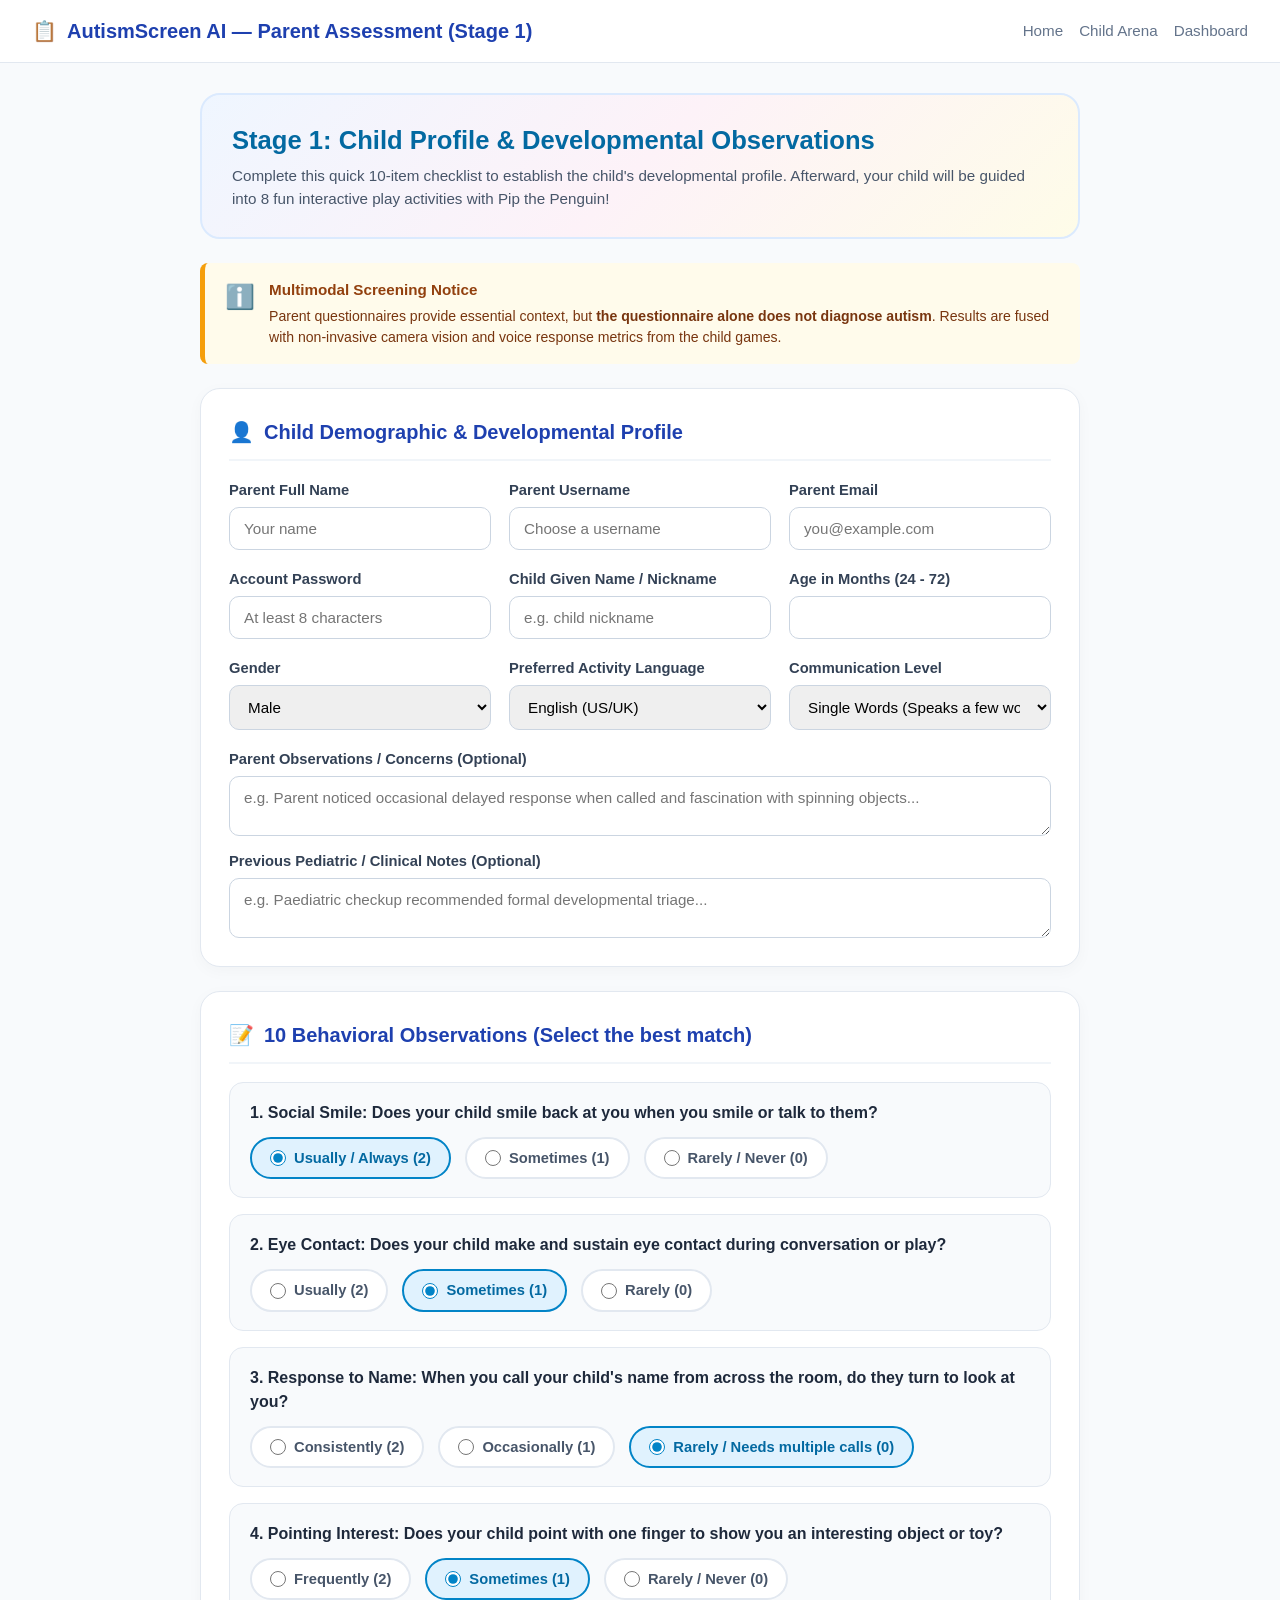
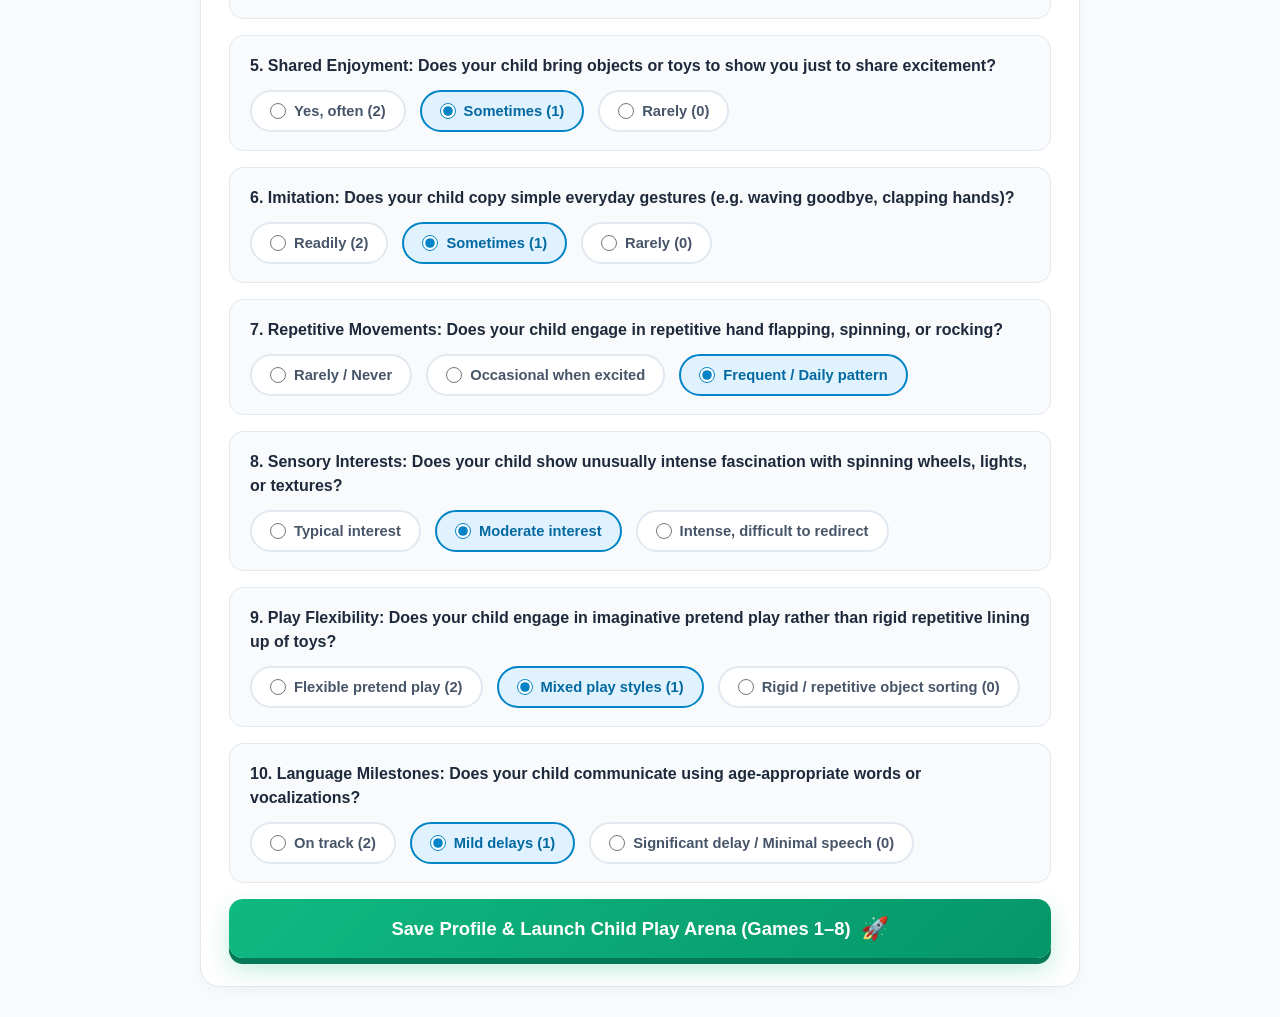
<file: early-detection-of-autism/target/classes/static/questionnaire.html>
<!DOCTYPE html>
<html lang="en">
<head>
    <meta charset="UTF-8">
    <meta name="viewport" content="width=device-width, initial-scale=1.0">
    <title>Stage 1: Child Profile & Parent Questionnaire | AutismScreen AI</title>
    <link rel="stylesheet" href="css/dashboard.css">
    <style>
        .page-header-card {
            background: linear-gradient(135deg, #eff6ff 0%, #fdf2f8 50%, #fefce8 100%);
            border-radius: 20px;
            padding: 26px 30px;
            margin-bottom: 24px;
            border: 2px solid #dbeafe;
        }
        .form-section {
            background: #ffffff;
            border-radius: 20px;
            padding: 28px;
            margin-bottom: 24px;
            border: 1px solid var(--border);
            box-shadow: 0 4px 16px rgba(0,0,0,0.03);
        }
        .form-section-title {
            font-size: 1.25rem;
            color: var(--primary);
            font-weight: 800;
            margin-bottom: 18px;
            display: flex;
            align-items: center;
            gap: 10px;
            border-bottom: 2px solid #f1f5f9;
            padding-bottom: 12px;
        }
        .form-grid {
            display: grid;
            grid-template-columns: repeat(auto-fit, minmax(240px, 1fr));
            gap: 18px;
            margin-bottom: 18px;
        }
        .form-group {
            display: flex;
            flex-direction: column;
            gap: 6px;
        }
        .form-label {
            font-size: 0.92rem;
            font-weight: 700;
            color: #334155;
        }
        .form-input, .form-select, .form-textarea {
            padding: 12px 14px;
            border-radius: 10px;
            border: 1.5px solid #cbd5e1;
            font-size: 0.95rem;
            outline: none;
            transition: all 0.2s;
            font-family: inherit;
        }
        .form-input:focus, .form-select:focus, .form-textarea:focus {
            border-color: var(--primary-light);
            box-shadow: 0 0 0 3px rgba(59, 130, 246, 0.15);
        }
        .q-item {
            padding: 18px 20px;
            border-radius: 14px;
            background: #f8fafc;
            border: 1.5px solid #e2e8f0;
            margin-bottom: 16px;
            transition: border-color 0.2s, background-color 0.2s;
        }
        .q-item:focus-within, .q-item:hover {
            border-color: #93c5fd;
            background: #f0f9ff;
        }
        .q-prompt {
            font-weight: 700;
            font-size: 1rem;
            color: #1e293b;
            margin-bottom: 12px;
            line-height: 1.5;
        }
        .q-options {
            display: flex;
            gap: 14px;
            flex-wrap: wrap;
        }
        .q-chip {
            display: flex;
            align-items: center;
            gap: 8px;
            background: #ffffff;
            border: 2px solid #e2e8f0;
            border-radius: 999px;
            padding: 8px 18px;
            font-size: 0.92rem;
            font-weight: 600;
            color: #475569;
            cursor: pointer;
            transition: all 0.2s;
            user-select: none;
        }
        .q-chip:hover {
            border-color: #38bdf8;
            color: #0369a1;
        }
        .q-chip input[type="radio"] {
            accent-color: #0284c7;
            width: 16px;
            height: 16px;
        }
        .q-chip:has(input[type="radio"]:checked) {
            background: #e0f2fe;
            border-color: #0284c7;
            color: #0369a1;
            font-weight: 800;
        }
        .btn-launch {
            background: linear-gradient(135deg, #10b981, #059669);
            color: white;
            font-size: 1.15rem;
            font-weight: 800;
            padding: 16px 28px;
            border-radius: 14px;
            border: none;
            cursor: pointer;
            box-shadow: 0 6px 0 #047857, 0 12px 24px rgba(16, 185, 129, 0.25);
            transition: all 0.15s;
            display: flex;
            align-items: center;
            justify-content: center;
            gap: 10px;
            width: 100%;
        }
        .btn-launch:hover {
            transform: translateY(-3px);
            box-shadow: 0 9px 0 #047857, 0 16px 28px rgba(16, 185, 129, 0.35);
        }
        .btn-launch:active {
            transform: translateY(3px);
            box-shadow: 0 2px 0 #047857;
        }
    </style>
</head>
<body>

    <nav class="dashboard-nav">
        <div class="brand-title">
            <span>📋</span>
            <span>AutismScreen AI — Parent Assessment (Stage 1)</span>
        </div>
        <div class="nav-links">
            <a href="index.html" class="nav-link">Home</a>
            <a href="child-session.html" class="nav-link">Child Arena</a>
            <a href="parent-dashboard.html" class="nav-link">Dashboard</a>
        </div>
    </nav>

    <div class="container" style="max-width: 920px;">
        <div class="page-header-card">
            <h1 style="font-size: 1.6rem; color: #0369a1; font-weight: 900; margin-bottom: 6px;">
                Stage 1: Child Profile & Developmental Observations
            </h1>
            <p style="color: #475569; font-size: 0.95rem; line-height: 1.5; margin-bottom: 0;">
                Complete this quick 10-item checklist to establish the child's developmental profile. Afterward, your child will be guided into 8 fun interactive play activities with Pip the Penguin!
            </p>
        </div>

        <div class="ethical-alert-box">
            <div class="alert-icon">ℹ️</div>
            <div class="alert-text">
                <h4>Multimodal Screening Notice</h4>
                <p>
                    Parent questionnaires provide essential context, but <strong>the questionnaire alone does not diagnose autism</strong>. Results are fused with non-invasive camera vision and voice response metrics from the child games.
                </p>
            </div>
        </div>

        <form id="stage1Form" onsubmit="submitStage1(event)">
            <!-- Section 1: Child Profile -->
            <div class="form-section">
                <h2 class="form-section-title"><span>👤</span> Child Demographic & Developmental Profile</h2>
                <div class="form-grid">
                    <div class="form-group">
                        <label class="form-label">Parent Full Name</label>
                        <input type="text" id="parentFullName" class="form-input" required placeholder="Your name">
                    </div>
                    <div class="form-group">
                        <label class="form-label">Parent Username</label>
                        <input type="text" id="parentUsername" class="form-input" required placeholder="Choose a username">
                    </div>
                    <div class="form-group">
                        <label class="form-label">Parent Email</label>
                        <input type="email" id="parentEmail" class="form-input" required placeholder="you@example.com">
                    </div>
                    <div class="form-group">
                        <label class="form-label">Account Password</label>
                        <input type="password" id="parentPassword" class="form-input" required minlength="8" placeholder="At least 8 characters">
                    </div>
                    <div class="form-group">
                        <label class="form-label">Child Given Name / Nickname</label>
                        <input type="text" id="childName" class="form-input" required placeholder="e.g. child nickname">
                    </div>
                    <div class="form-group">
                        <label class="form-label">Age in Months (24 - 72)</label>
                        <input type="number" id="ageMonths" class="form-input" min="24" max="72" required>
                    </div>
                    <div class="form-group">
                        <label class="form-label">Gender</label>
                        <select id="gender" class="form-select">
                            <option value="MALE">Male</option>
                            <option value="FEMALE">Female</option>
                            <option value="OTHER">Other / Prefer not to specify</option>
                        </select>
                    </div>
                    <div class="form-group">
                        <label class="form-label">Preferred Activity Language</label>
                        <select id="preferredLanguage" class="form-select">
                            <option value="en">English (US/UK)</option>
                            <option value="ml">Malayalam (മലയാളം)</option>
                        </select>
                    </div>
                    <div class="form-group">
                        <label class="form-label">Communication Level</label>
                        <select id="communicationLevel" class="form-select">
                            <option value="NON_VERBAL">Non-verbal (Gestures / Babbling)</option>
                            <option value="SINGLE_WORDS" selected>Single Words (Speaks a few words)</option>
                            <option value="PHRASES">Phrases (2-3 word combinations)</option>
                            <option value="FLUENT">Fluent Sentences</option>
                        </select>
                    </div>
                </div>

                <div class="form-group" style="margin-bottom: 14px;">
                    <label class="form-label">Parent Observations / Concerns (Optional)</label>
                    <textarea id="developmentalConcerns" class="form-textarea" rows="2" placeholder="e.g. Parent noticed occasional delayed response when called and fascination with spinning objects..."></textarea>
                </div>
                <div class="form-group">
                    <label class="form-label">Previous Pediatric / Clinical Notes (Optional)</label>
                    <textarea id="previousAssessmentNotes" class="form-textarea" rows="2" placeholder="e.g. Paediatric checkup recommended formal developmental triage..."></textarea>
                </div>
            </div>

            <!-- Section 2: Standardized Questionnaire Items -->
            <div class="form-section">
                <h2 class="form-section-title"><span>📝</span> 10 Behavioral Observations (Select the best match)</h2>

                <div class="q-item">
                    <p class="q-prompt">1. Social Smile: Does your child smile back at you when you smile or talk to them?</p>
                    <div class="q-options">
                        <label class="q-chip"><input type="radio" name="q1" value="2" checked> Usually / Always (2)</label>
                        <label class="q-chip"><input type="radio" name="q1" value="1"> Sometimes (1)</label>
                        <label class="q-chip"><input type="radio" name="q1" value="0"> Rarely / Never (0)</label>
                    </div>
                </div>

                <div class="q-item">
                    <p class="q-prompt">2. Eye Contact: Does your child make and sustain eye contact during conversation or play?</p>
                    <div class="q-options">
                        <label class="q-chip"><input type="radio" name="q2" value="2"> Usually (2)</label>
                        <label class="q-chip"><input type="radio" name="q2" value="1" checked> Sometimes (1)</label>
                        <label class="q-chip"><input type="radio" name="q2" value="0"> Rarely (0)</label>
                    </div>
                </div>

                <div class="q-item">
                    <p class="q-prompt">3. Response to Name: When you call your child's name from across the room, do they turn to look at you?</p>
                    <div class="q-options">
                        <label class="q-chip"><input type="radio" name="q3" value="2"> Consistently (2)</label>
                        <label class="q-chip"><input type="radio" name="q3" value="1"> Occasionally (1)</label>
                        <label class="q-chip"><input type="radio" name="q3" value="0" checked> Rarely / Needs multiple calls (0)</label>
                    </div>
                </div>

                <div class="q-item">
                    <p class="q-prompt">4. Pointing Interest: Does your child point with one finger to show you an interesting object or toy?</p>
                    <div class="q-options">
                        <label class="q-chip"><input type="radio" name="q4" value="2"> Frequently (2)</label>
                        <label class="q-chip"><input type="radio" name="q4" value="1" checked> Sometimes (1)</label>
                        <label class="q-chip"><input type="radio" name="q4" value="0"> Rarely / Never (0)</label>
                    </div>
                </div>

                <div class="q-item">
                    <p class="q-prompt">5. Shared Enjoyment: Does your child bring objects or toys to show you just to share excitement?</p>
                    <div class="q-options">
                        <label class="q-chip"><input type="radio" name="q5" value="2"> Yes, often (2)</label>
                        <label class="q-chip"><input type="radio" name="q5" value="1" checked> Sometimes (1)</label>
                        <label class="q-chip"><input type="radio" name="q5" value="0"> Rarely (0)</label>
                    </div>
                </div>

                <div class="q-item">
                    <p class="q-prompt">6. Imitation: Does your child copy simple everyday gestures (e.g. waving goodbye, clapping hands)?</p>
                    <div class="q-options">
                        <label class="q-chip"><input type="radio" name="q6" value="2"> Readily (2)</label>
                        <label class="q-chip"><input type="radio" name="q6" value="1" checked> Sometimes (1)</label>
                        <label class="q-chip"><input type="radio" name="q6" value="0"> Rarely (0)</label>
                    </div>
                </div>

                <div class="q-item">
                    <p class="q-prompt">7. Repetitive Movements: Does your child engage in repetitive hand flapping, spinning, or rocking?</p>
                    <div class="q-options">
                        <label class="q-chip"><input type="radio" name="q7" value="0"> Rarely / Never</label>
                        <label class="q-chip"><input type="radio" name="q7" value="1"> Occasional when excited</label>
                        <label class="q-chip"><input type="radio" name="q7" value="2" checked> Frequent / Daily pattern</label>
                    </div>
                </div>

                <div class="q-item">
                    <p class="q-prompt">8. Sensory Interests: Does your child show unusually intense fascination with spinning wheels, lights, or textures?</p>
                    <div class="q-options">
                        <label class="q-chip"><input type="radio" name="q8" value="0"> Typical interest</label>
                        <label class="q-chip"><input type="radio" name="q8" value="1" checked> Moderate interest</label>
                        <label class="q-chip"><input type="radio" name="q8" value="2"> Intense, difficult to redirect</label>
                    </div>
                </div>

                <div class="q-item">
                    <p class="q-prompt">9. Play Flexibility: Does your child engage in imaginative pretend play rather than rigid repetitive lining up of toys?</p>
                    <div class="q-options">
                        <label class="q-chip"><input type="radio" name="q9" value="2"> Flexible pretend play (2)</label>
                        <label class="q-chip"><input type="radio" name="q9" value="1" checked> Mixed play styles (1)</label>
                        <label class="q-chip"><input type="radio" name="q9" value="0"> Rigid / repetitive object sorting (0)</label>
                    </div>
                </div>

                <div class="q-item">
                    <p class="q-prompt">10. Language Milestones: Does your child communicate using age-appropriate words or vocalizations?</p>
                    <div class="q-options">
                        <label class="q-chip"><input type="radio" name="q10" value="2"> On track (2)</label>
                        <label class="q-chip"><input type="radio" name="q10" value="1" checked> Mild delays (1)</label>
                        <label class="q-chip"><input type="radio" name="q10" value="0"> Significant delay / Minimal speech (0)</label>
                    </div>
                </div>

                <button id="btnSubmit" type="submit" class="btn-launch">
                    <span>Save Profile & Launch Child Play Arena (Games 1–8)</span>
                    <span style="font-size: 1.4rem;">🚀</span>
                </button>
            </div>
        </form>
    </div>

    <script src="js/api-config.js"></script>
    <script>
        async function submitStage1(e) {
            e.preventDefault();
            const btn = document.getElementById('btnSubmit');
            btn.disabled = true;
            btn.innerHTML = '<span>Launching Play World…</span> ⏳';

            const accountResponse = await fetch(apiUrl('/api/auth/register'), {
                method: 'POST',
                headers: { 'Content-Type': 'application/json' },
                body: JSON.stringify({
                    fullName: document.getElementById('parentFullName').value,
                    username: document.getElementById('parentUsername').value,
                    email: document.getElementById('parentEmail').value,
                    password: document.getElementById('parentPassword').value
                })
            });
            if (!accountResponse.ok) {
                alert(await accountResponse.text());
                btn.disabled = false;
                btn.innerHTML = '<span>Launch Play World</span> 🎮';
                return;
            }
            const account = await accountResponse.json();
            sessionStorage.setItem('userId', account.userId);

            const childData = {
                userId: account.userId,
                name: document.getElementById('childName').value,
                ageMonths: parseInt(document.getElementById('ageMonths').value),
                gender: document.getElementById('gender').value,
                preferredLanguage: document.getElementById('preferredLanguage').value,
                communicationLevel: document.getElementById('communicationLevel').value,
                developmentalConcerns: document.getElementById('developmentalConcerns').value,
                previousAssessmentNotes: document.getElementById('previousAssessmentNotes').value
            };

            const childRes = await fetch(apiUrl('/api/children'), {
                method: 'POST',
                headers: { 'Content-Type': 'application/json' },
                body: JSON.stringify(childData)
            });
            if (!childRes.ok) {
                alert(await childRes.text());
                btn.disabled = false;
                return;
            }
            const child = await childRes.json();
            const childId = child.childId;

            // Collect questionnaire values
            const getVal = (name) => parseInt(document.querySelector(`input[name="${name}"]:checked`).value);
            const qPayload = {
                childId: childId,
                q1SocialSmile: getVal('q1'),
                q2EyeContact: getVal('q2'),
                q3ResponseToName: getVal('q3'),
                q4PointingInterest: getVal('q4'),
                q5SharedEnjoyment: getVal('q5'),
                q6Imitation: getVal('q6'),
                q7RepetitiveMovements: getVal('q7'),
                q8UnusualSensoryInterests: getVal('q8'),
                q9PlayFlexibility: getVal('q9'),
                q10LanguageMilestone: getVal('q10')
            };

            try {
                const questionnaireResponse = await fetch(apiUrl('/api/questionnaire'), {
                    method: 'POST',
                    headers: { 'Content-Type': 'application/json' },
                    body: JSON.stringify(qPayload)
                });
                if (!questionnaireResponse.ok) throw new Error(await questionnaireResponse.text());

                // Start Session
                const sessRes = await fetch(apiUrl('/api/sessions/start'), {
                    method: 'POST',
                    headers: { 'Content-Type': 'application/json' },
                    body: JSON.stringify({ childId: childId })
                });

                if (sessRes.ok) {
                    const sess = await sessRes.json();
                    window.location.href = `child-session.html?sessionId=${sess.sessionId}&childId=${childId}&name=${encodeURIComponent(childData.name)}&lang=${childData.preferredLanguage}`;
                    return;
                }
            } catch (err) {
                alert(err.message || 'Could not save the assessment');
                btn.disabled = false;
            }
        }
    </script>
</body>
</html>
</file>
<file: early-detection-of-autism/target/classes/static/css/child-theme.css>
/* ==========================================================================
   PIP'S PLAY WORLD — CHILD-FRIENDLY MODERN DESIGN SYSTEM
   Soft pastel palette, bubbly 3D micro-interactions, responsive & sensory-safe
   ========================================================================== */

@import url('https://fonts.googleapis.com/css2?family=Nunito:wght@400;600;700;800;900&display=swap');

:root {
  --font-child: 'Nunito', -apple-system, BlinkMacSystemFont, "Segoe UI", Roboto, sans-serif;
  --sky-gradient: linear-gradient(170deg, #e0f2fe 0%, #f0fdf4 40%, #fef3c7 80%, #fce7f3 100%);
  --sky-blue: #38bdf8;
  --ocean-blue: #0284c7;
  --bubble-pink: #f472b6;
  --sunny-yellow: #facc15;
  --mint-green: #34d399;
  --emerald-green: #10b981;
  --lavender: #a78bfa;
  --coral: #fb923c;
  --ink-navy: #0f172a;
  --text-slate: #334155;
  --card-bg: rgba(255, 255, 255, 0.94);
  --card-shadow: 0 16px 36px -10px rgba(14, 116, 144, 0.15), 0 4px 12px rgba(0, 0, 0, 0.05);
  --btn-shadow: 0 6px 0px #0284c7;
}

* {
  box-sizing: border-box;
  margin: 0;
  padding: 0;
  -webkit-tap-highlight-color: transparent;
}

body {
  margin: 0;
  min-height: 100vh;
  background: var(--sky-gradient);
  background-attachment: fixed;
  color: var(--text-slate);
  font-family: var(--font-child);
  overflow-x: hidden;
}

/* Floating background decoration */
.bg-decorations {
  position: fixed;
  inset: 0;
  pointer-events: none;
  z-index: 0;
  overflow: hidden;
}

.cloud-bubble {
  position: absolute;
  border-radius: 50%;
  background: radial-gradient(circle at 30% 30%, rgba(255,255,255,0.8), rgba(255,255,255,0.25));
  filter: blur(1px);
  animation: floatCloud 24s linear infinite;
}

@keyframes floatCloud {
  0% { transform: translateY(105vh) scale(0.8); opacity: 0; }
  15% { opacity: 0.7; }
  85% { opacity: 0.7; }
  100% { transform: translateY(-20vh) scale(1.1); opacity: 0; }
}

/* Header */
.child-header {
  height: 82px;
  background: rgba(255, 255, 255, 0.92);
  backdrop-filter: blur(12px);
  display: flex;
  align-items: center;
  justify-content: space-between;
  padding: 0 32px;
  border-bottom: 4px solid var(--sunny-yellow);
  box-shadow: 0 6px 24px rgba(2, 132, 199, 0.08);
  position: sticky;
  top: 0;
  z-index: 50;
}

.child-logo {
  display: flex;
  align-items: center;
  gap: 14px;
  font-size: 1.6rem;
  font-weight: 900;
  color: #0369a1;
  text-shadow: 0 1px 2px rgba(0,0,0,0.05);
}

.logo-icon {
  font-size: 2.5rem;
  display: inline-block;
  animation: mascotBounce 2s ease-in-out infinite alternate;
}

@keyframes mascotBounce {
  0% { transform: translateY(0) rotate(0deg); }
  50% { transform: translateY(-8px) rotate(4deg); }
  100% { transform: translateY(0) rotate(-4deg); }
}

.header-right {
  display: flex;
  align-items: center;
  gap: 16px;
}

.stage-pill {
  background: linear-gradient(135deg, #fef08a, #fde047);
  border: 3px solid #eab308;
  border-radius: 999px;
  padding: 8px 22px;
  font-weight: 900;
  font-size: 1rem;
  color: #854d0e;
  box-shadow: 0 4px 10px rgba(234, 179, 8, 0.25);
}

.mute-btn {
  background: #ffffff;
  border: 3px solid #cbd5e1;
  border-radius: 999px;
  width: 46px;
  height: 46px;
  font-size: 1.3rem;
  cursor: pointer;
  display: grid;
  place-items: center;
  transition: all 0.2s;
}

.mute-btn:hover {
  transform: scale(1.08);
  border-color: var(--sky-blue);
}

.home-btn {
  text-decoration: none;
  font-size: 1.9rem;
  display: grid;
  place-items: center;
  transition: transform 0.2s;
}

.home-btn:hover {
  transform: scale(1.15) rotate(5deg);
}

/* Main Arena Grid */
.arena-container {
  width: min(1280px, 94%);
  margin: 28px auto 40px;
  display: grid;
  grid-template-columns: minmax(0, 1fr) 350px;
  gap: 28px;
  position: relative;
  z-index: 10;
}

/* Primary Game Stage Card */
.game-stage-card {
  background: var(--card-bg);
  border-radius: 36px;
  box-shadow: var(--card-shadow);
  padding: 30px;
  border: 4px solid #ffffff;
  display: flex;
  flex-direction: column;
  position: relative;
  min-height: 720px;
}

/* Welcome Banner inside Game Stage */
.welcome-strip {
  display: flex;
  align-items: center;
  justify-content: space-between;
  gap: 20px;
  background: linear-gradient(135deg, #eff6ff 0%, #fdf2f8 50%, #fefce8 100%);
  border-radius: 28px;
  padding: 20px 26px;
  margin-bottom: 20px;
  border: 2px solid #e0f2fe;
}

.mini-badge {
  display: inline-block;
  background: #ffffff;
  border-radius: 999px;
  padding: 6px 14px;
  font-size: 0.78rem;
  font-weight: 900;
  letter-spacing: 0.08em;
  color: #0284c7;
  box-shadow: 0 2px 6px rgba(0,0,0,0.06);
}

.welcome-copy h1 {
  margin: 10px 0 6px;
  font-size: 2.2rem;
  font-weight: 900;
  color: #0369a1;
  letter-spacing: -0.01em;
}

.welcome-copy p {
  margin: 0;
  font-size: 1.15rem;
  color: #475569;
  font-weight: 700;
  line-height: 1.4;
}

.game-art {
  width: 140px;
  height: 95px;
  object-fit: contain;
  filter: drop-shadow(0 6px 12px rgba(0,0,0,0.08));
}

/* Progress Bar */
.progress-track {
  height: 16px;
  background: #e2e8f0;
  border-radius: 999px;
  overflow: hidden;
  margin: 8px 4px 22px;
  border: 2px solid #ffffff;
  box-shadow: inset 0 2px 4px rgba(0,0,0,0.08);
}

.progress-fill {
  height: 100%;
  width: 12.5%;
  background: linear-gradient(90deg, #f472b6, #a78bfa, #38bdf8, #34d399);
  background-size: 300% 100%;
  animation: progressGlow 4s linear infinite;
  border-radius: 999px;
  transition: width 0.4s cubic-bezier(0.34, 1.56, 0.64, 1);
}

@keyframes progressGlow {
  0% { background-position: 0% 50%; }
  50% { background-position: 100% 50%; }
  100% { background-position: 0% 50%; }
}

/* Interactive Game Board */
.game-board {
  flex: 1;
  min-height: 420px;
  border-radius: 30px;
  background: radial-gradient(circle at center, #ffffff 0%, #f0f9ff 100%);
  border: 4px dashed #bae6fd;
  position: relative;
  overflow: hidden;
  padding: 30px 20px;
  display: flex;
  flex-direction: column;
  align-items: center;
  justify-content: center;
  box-shadow: inset 0 4px 15px rgba(2, 132, 199, 0.04);
}

.big-instruction {
  font-size: 1.65rem;
  font-weight: 900;
  text-align: center;
  margin-bottom: 24px;
  color: #0369a1;
  text-shadow: 0 2px 4px rgba(255,255,255,0.8);
}

.feedback {
  min-height: 44px;
  margin-top: 20px;
  font-weight: 900;
  color: #059669;
  font-size: 1.35rem;
  text-align: center;
  animation: feedbackPop 0.3s cubic-bezier(0.34, 1.56, 0.64, 1);
}

@keyframes feedbackPop {
  0% { transform: scale(0.85); opacity: 0; }
  100% { transform: scale(1); opacity: 1; }
}

/* --------------------------------------------------------------------------
   STAGE GAME ASSETS & COMPONENTS
   -------------------------------------------------------------------------- */

/* Stage 2: Floating Bubbles */
.bubble-garden-container {
  display: grid;
  grid-template-columns: repeat(3, 1fr);
  gap: 28px;
  max-width: 620px;
  width: 100%;
}

.bubble-button {
  background: radial-gradient(circle at 32% 28%, rgba(255,255,255,0.95) 0%, rgba(224, 242, 254, 0.7) 40%, rgba(186, 230, 253, 0.5) 75%, rgba(147, 197, 253, 0.8) 100%);
  border: 3px solid rgba(255, 255, 255, 0.9);
  border-radius: 50%;
  aspect-ratio: 1 / 1;
  font-size: 3.5rem;
  cursor: pointer;
  display: flex;
  align-items: center;
  justify-content: center;
  box-shadow: 0 12px 25px rgba(2, 132, 199, 0.18), inset 0 8px 16px rgba(255,255,255,0.9), inset 0 -6px 12px rgba(125, 211, 252, 0.5);
  animation: bubbleDrift 3s ease-in-out infinite alternate;
  transition: transform 0.2s, opacity 0.25s, visibility 0.25s;
  position: relative;
}

.bubble-button:nth-child(2) { animation-delay: 0.4s; }
.bubble-button:nth-child(3) { animation-delay: 0.8s; }
.bubble-button:nth-child(4) { animation-delay: 1.2s; }
.bubble-button:nth-child(5) { animation-delay: 1.6s; }
.bubble-button:nth-child(6) { animation-delay: 2.0s; }

@keyframes bubbleDrift {
  0% { transform: translateY(0px) rotate(0deg); }
  50% { transform: translateY(-10px) rotate(3deg); }
  100% { transform: translateY(4px) rotate(-3deg); }
}

.bubble-button:hover {
  transform: scale(1.1) translateY(-6px);
}

.bubble-button:active {
  transform: scale(0.9);
}

.flower-bloom {
  font-size: 3.5rem;
  animation: flowerGrow 0.5s cubic-bezier(0.34, 1.56, 0.64, 1) forwards;
}

@keyframes flowerGrow {
  0% { transform: scale(0) rotate(-45deg); opacity: 0; }
  100% { transform: scale(1) rotate(0deg); opacity: 1; }
}

/* Stage 3: Rainbow Jelly Buttons */
.rainbow-grid {
  display: flex;
  gap: 26px;
  justify-content: center;
  flex-wrap: wrap;
  max-width: 600px;
}

.color-jelly-btn {
  width: 110px;
  height: 110px;
  border-radius: 50%;
  border: 6px solid #ffffff;
  cursor: pointer;
  box-shadow: 0 14px 28px rgba(0,0,0,0.15), inset 0 8px 12px rgba(255,255,255,0.6);
  transition: all 0.25s cubic-bezier(0.34, 1.56, 0.64, 1);
  position: relative;
}

.color-jelly-btn:hover {
  transform: translateY(-8px) scale(1.1);
  box-shadow: 0 18px 32px rgba(0,0,0,0.22);
}

.color-jelly-btn:active {
  transform: translateY(2px) scale(0.95);
}

/* Stage 4: Animal Friends Cards */
.animal-grid {
  display: grid;
  grid-template-columns: repeat(3, 1fr);
  gap: 22px;
  width: 100%;
  max-width: 650px;
}

.animal-card {
  background: #ffffff;
  border-radius: 28px;
  padding: 24px 16px;
  text-align: center;
  border: 4px solid #f1f5f9;
  box-shadow: 0 10px 24px rgba(15, 23, 42, 0.08);
  cursor: pointer;
  transition: all 0.22s cubic-bezier(0.34, 1.56, 0.64, 1);
}

.animal-card:hover {
  transform: translateY(-10px);
  border-color: var(--sunny-yellow);
  box-shadow: 0 18px 36px rgba(234, 179, 8, 0.25);
}

.animal-emoji {
  font-size: 4.8rem;
  margin-bottom: 10px;
  display: inline-block;
  transition: transform 0.2s;
}

.animal-card:hover .animal-emoji {
  transform: scale(1.15) rotate(6deg);
}

.animal-name {
  font-size: 1.3rem;
  font-weight: 900;
  color: #1e293b;
}

/* Stage 5: Imitation Action Card */
.action-card {
  width: min(600px, 95%);
  background: #ffffff;
  border-radius: 32px;
  padding: 32px 24px;
  box-shadow: 0 16px 36px rgba(30, 41, 59, 0.1);
  text-align: center;
  border: 4px solid #fdf2f8;
}

.action-emoji {
  font-size: 6rem;
  animation: poseWiggle 1.6s ease-in-out infinite alternate;
  display: inline-block;
  margin-bottom: 12px;
}

@keyframes poseWiggle {
  0% { transform: scale(1) rotate(-4deg); }
  100% { transform: scale(1.08) rotate(4deg); }
}

.action-desc {
  font-size: 1.35rem;
  font-weight: 800;
  color: #1e293b;
  margin-bottom: 22px;
}

/* Stage 6: Voice Microphone Hub */
.voice-hub {
  display: flex;
  flex-direction: column;
  align-items: center;
  gap: 18px;
}

.mic-halo-button {
  width: 120px;
  height: 120px;
  border-radius: 50%;
  background: linear-gradient(135deg, #f43f5e, #ec4899);
  color: #ffffff;
  font-size: 3.5rem;
  border: 6px solid #ffffff;
  box-shadow: 0 12px 30px rgba(244, 63, 94, 0.35);
  cursor: pointer;
  display: grid;
  place-items: center;
  position: relative;
  transition: transform 0.2s;
}

.mic-halo-button:hover {
  transform: scale(1.08);
}

.mic-pulse-ring {
  position: absolute;
  inset: -14px;
  border-radius: 50%;
  border: 4px solid rgba(244, 63, 94, 0.4);
  animation: pulseRing 1.8s cubic-bezier(0.215, 0.61, 0.355, 1) infinite;
}

@keyframes pulseRing {
  0% { transform: scale(0.9); opacity: 1; }
  100% { transform: scale(1.4); opacity: 0; }
}

.voice-equalizer {
  display: flex;
  align-items: center;
  gap: 6px;
  height: 40px;
}

.eq-bar {
  width: 8px;
  height: 12px;
  background: #ec4899;
  border-radius: 999px;
  animation: eqBounce 0.8s ease-in-out infinite alternate;
}

.eq-bar:nth-child(2) { animation-delay: 0.15s; height: 26px; }
.eq-bar:nth-child(3) { animation-delay: 0.3s; height: 36px; }
.eq-bar:nth-child(4) { animation-delay: 0.45s; height: 20px; }
.eq-bar:nth-child(5) { animation-delay: 0.6s; height: 14px; }

@keyframes eqBounce {
  0% { transform: scaleY(0.4); }
  100% { transform: scaleY(1.3); }
}

/* Stage 7: Happy Faces */
.face-grid {
  display: grid;
  grid-template-columns: repeat(3, 1fr);
  gap: 22px;
  max-width: 620px;
  width: 100%;
}

.face-btn {
  background: #ffffff;
  border: 4px solid #f1f5f9;
  border-radius: 28px;
  padding: 24px 10px;
  font-size: 4.5rem;
  cursor: pointer;
  box-shadow: 0 10px 24px rgba(0,0,0,0.06);
  transition: all 0.22s;
  display: flex;
  flex-direction: column;
  align-items: center;
  gap: 10px;
}

.face-btn span.face-label {
  font-size: 1.15rem;
  font-weight: 900;
  color: #334155;
}

.face-btn:hover {
  transform: translateY(-8px) scale(1.04);
  border-color: #38bdf8;
  box-shadow: 0 16px 32px rgba(56, 189, 248, 0.25);
}

/* Stage 8: Build a Rocket Puzzle */
.rocket-arena {
  display: flex;
  flex-direction: column;
  align-items: center;
  gap: 24px;
}

.rocket-silhouette-box {
  width: 180px;
  height: 220px;
  border: 4px dashed #93c5fd;
  border-radius: 30px;
  background: #f0f9ff;
  display: flex;
  flex-direction: column;
  align-items: center;
  justify-content: center;
  font-size: 4rem;
  position: relative;
  transition: all 0.3s;
}

.rocket-parts-row {
  display: flex;
  gap: 18px;
}

.rocket-part-btn {
  background: #ffffff;
  border: 3px solid #e2e8f0;
  border-radius: 20px;
  padding: 16px 24px;
  font-size: 2.8rem;
  cursor: pointer;
  box-shadow: 0 8px 18px rgba(0,0,0,0.08);
  transition: all 0.2s;
  display: flex;
  flex-direction: column;
  align-items: center;
  gap: 6px;
}

.rocket-part-btn span.part-label {
  font-size: 0.95rem;
  font-weight: 900;
}

.rocket-part-btn:hover {
  transform: translateY(-6px);
  border-color: #f472b6;
}

/* Stage 9: Musical Star Rhythm */
.stars-music-grid {
  display: flex;
  gap: 22px;
  justify-content: center;
  flex-wrap: wrap;
}

.music-star-btn {
  width: 105px;
  height: 105px;
  border-radius: 50%;
  background: linear-gradient(135deg, #fef08a, #facc15);
  border: 5px solid #ffffff;
  font-size: 3.5rem;
  cursor: pointer;
  display: grid;
  place-items: center;
  box-shadow: 0 12px 24px rgba(234, 179, 8, 0.3);
  transition: all 0.22s;
  animation: starPulse 1.8s infinite alternate;
}

.music-star-btn:nth-child(2) { animation-delay: 0.3s; }
.music-star-btn:nth-child(3) { animation-delay: 0.6s; }
.music-star-btn:nth-child(4) { animation-delay: 0.9s; }

@keyframes starPulse {
  0% { transform: scale(1); filter: drop-shadow(0 0 4px #fde047); }
  100% { transform: scale(1.08); filter: drop-shadow(0 0 12px #eab308); }
}

.music-star-btn:hover {
  transform: scale(1.15) rotate(10deg);
}

.music-star-btn.star-tapped {
  transform: scale(1.12);
  background: linear-gradient(135deg, #a7f3d0, #34d399);
  box-shadow: 0 12px 24px rgba(52, 211, 153, 0.4);
}

/* Controls Row */
.controls-row {
  display: flex;
  align-items: center;
  justify-content: space-between;
  gap: 20px;
  margin-top: 24px;
}

.parent-tip {
  font-size: 0.92rem;
  color: #64748b;
  line-height: 1.45;
  background: #f8fafc;
  padding: 10px 18px;
  border-radius: 16px;
  border-left: 4px solid #38bdf8;
  flex: 1;
}

/* 3D Pressable Child Buttons */
.btn-child {
  border: 0;
  border-radius: 22px;
  padding: 16px 30px;
  font-size: 1.15rem;
  font-weight: 900;
  cursor: pointer;
  white-space: nowrap;
  text-decoration: none;
  display: inline-flex;
  align-items: center;
  gap: 10px;
  transition: transform 0.1s, box-shadow 0.1s;
}

.btn-green {
  background: linear-gradient(135deg, #34d399, #10b981);
  color: #ffffff;
  box-shadow: 0 6px 0px #047857, 0 12px 20px rgba(16, 185, 129, 0.25);
}

.btn-green:hover {
  transform: translateY(-3px);
  box-shadow: 0 9px 0px #047857, 0 16px 24px rgba(16, 185, 129, 0.35);
}

.btn-green:active {
  transform: translateY(4px);
  box-shadow: 0 2px 0px #047857;
}

.btn-purple {
  background: linear-gradient(135deg, #c084fc, #9333ea);
  color: #ffffff;
  box-shadow: 0 6px 0px #7e22ce, 0 12px 20px rgba(147, 51, 234, 0.25);
}

.btn-purple:hover {
  transform: translateY(-3px);
  box-shadow: 0 9px 0px #7e22ce, 0 16px 24px rgba(147, 51, 234, 0.35);
}

.btn-purple:active {
  transform: translateY(4px);
  box-shadow: 0 2px 0px #7e22ce;
}

.btn-blue {
  background: linear-gradient(135deg, #38bdf8, #0284c7);
  color: #ffffff;
  box-shadow: 0 6px 0px #0369a1, 0 12px 20px rgba(2, 132, 199, 0.25);
}

.btn-blue:hover {
  transform: translateY(-3px);
  box-shadow: 0 9px 0px #0369a1, 0 16px 24px rgba(2, 132, 199, 0.35);
}

.btn-blue:active {
  transform: translateY(4px);
  box-shadow: 0 2px 0px #0369a1;
}

/* Side Panel */
.side-panel {
  display: flex;
  flex-direction: column;
  gap: 20px;
}

.side-panel > div {
  background: var(--card-bg);
  border-radius: 30px;
  box-shadow: var(--card-shadow);
  padding: 22px;
  border: 3px solid #ffffff;
}

/* Mascot Pip Box */
.mascot-box {
  display: flex;
  gap: 16px;
  align-items: flex-start;
  background: linear-gradient(135deg, #fdf2f8 0%, #eff6ff 100%) !important;
  border: 3px solid #e0e7ff !important;
  cursor: pointer;
  transition: transform 0.2s;
}

.mascot-box:hover {
  transform: translateY(-3px);
}

.mascot-avatar {
  width: 80px;
  height: 80px;
  border-radius: 50%;
  background: #ffffff;
  display: grid;
  place-items: center;
  font-size: 3.6rem;
  box-shadow: 0 8px 18px rgba(0,0,0,0.1);
  border: 3px solid #bae6fd;
  flex-shrink: 0;
  transition: transform 0.2s;
}

.mascot-avatar:hover {
  transform: scale(1.1) rotate(6deg);
}

.mascot-avatar.mascot-speaking {
  animation: talkingPip 0.4s ease-in-out infinite alternate;
}

@keyframes talkingPip {
  0% { transform: scale(1) translateY(0); }
  100% { transform: scale(1.08) translateY(-6px); }
}

.pip-name {
  font-size: 1.05rem;
  font-weight: 900;
  color: #7c3aed;
  margin-bottom: 6px;
  display: flex;
  align-items: center;
  gap: 6px;
}

.mascot-speech-bubble {
  font-size: 1.05rem;
  font-weight: 800;
  line-height: 1.45;
  color: #1e293b;
}

/* Sensor Camera Card */
.sensor-card {
  border: 2px solid #e0f2fe;
}

.sensor-header {
  display: flex;
  align-items: center;
  gap: 10px;
  font-weight: 900;
  color: #0369a1;
  margin-bottom: 12px;
}

.sensor-indicator {
  width: 12px;
  height: 12px;
  border-radius: 50%;
  background: #10b981;
  box-shadow: 0 0 0 5px #d1fae5;
  animation: blinkIndicator 2s infinite;
}

@keyframes blinkIndicator {
  0%, 100% { opacity: 1; }
  50% { opacity: 0.5; }
}

.sensor-header small {
  margin-left: auto;
  color: #64748b;
  font-size: 0.8rem;
}

.camera-preview-container {
  height: 190px;
  border-radius: 20px;
  background: #0f172a;
  overflow: hidden;
  position: relative;
  border: 3px solid #e2e8f0;
}

.camera-preview-container video {
  width: 100%;
  height: 100%;
  object-fit: cover;
  transform: scaleX(-1);
}

#trackingCanvas {
  position: absolute;
  inset: 0;
  width: 100%;
  height: 100%;
}

.sensor-note {
  font-size: 0.82rem;
  color: #64748b;
  line-height: 1.45;
  margin-top: 10px;
}

.sensor-status {
  background: #ecfdf5;
  border-radius: 14px;
  padding: 10px 14px;
  font-size: 0.86rem;
  font-weight: 800;
  color: #047857;
  margin-top: 8px;
}

/* Rules / Cheer Box */
.game-rules {
  background: linear-gradient(135deg, #fefce8 0%, #fdf4ff 100%) !important;
  border: 2px solid #fef08a !important;
}

.game-rules h3 {
  margin: 0 0 12px;
  color: #854d0e;
  font-size: 1.1rem;
}

.game-rules div {
  padding: 5px 0;
  font-weight: 800;
  color: #475569;
  display: flex;
  align-items: center;
  gap: 8px;
}

/* Confetti effect */
.confetti-canvas {
  position: fixed;
  inset: 0;
  pointer-events: none;
  z-index: 1000;
}

/* Responsive queries */
@media (max-width: 960px) {
  .arena-container {
    grid-template-columns: 1fr;
  }
  .side-panel {
    display: grid;
    grid-template-columns: 1fr 1fr;
  }
  .game-stage-card {
    min-height: auto;
  }
}

@media (max-width: 640px) {
  .child-header {
    padding: 0 16px;
    height: 72px;
  }
  .child-logo {
    font-size: 1.25rem;
  }
  .stage-pill {
    padding: 6px 14px;
    font-size: 0.85rem;
  }
  .arena-container {
    width: 96%;
    margin: 12px auto;
  }
  .game-stage-card {
    padding: 16px;
  }
  .welcome-copy h1 {
    font-size: 1.6rem;
  }
  .welcome-copy p {
    font-size: 0.95rem;
  }
  .game-art {
    display: none;
  }
  .bubble-garden-container, .animal-grid, .face-grid {
    grid-template-columns: repeat(2, 1fr);
    gap: 14px;
  }
  .side-panel {
    grid-template-columns: 1fr;
  }
  .controls-row {
    flex-direction: column;
    align-items: stretch;
  }
}
</file>
<file: early-detection-of-autism/target/classes/static/css/dashboard.css>
/* ==========================================================================
   PARENT & CLINICIAN DASHBOARD STYLES
   Professional, accessible, empathetic, responsive
   ========================================================================== */

:root {
    --primary: #1e40af;
    --primary-light: #3b82f6;
    --primary-dark: #1e3a8a;
    --success: #16a34a;
    --warning: #d97706;
    --danger: #dc2626;
    --bg-gray: #f8fafc;
    --card-bg: #ffffff;
    --text-dark: #0f172a;
    --text-muted: #64748b;
    --border: #e2e8f0;
}

* {
    box-sizing: border-box;
    margin: 0;
    padding: 0;
    font-family: -apple-system, BlinkMacSystemFont, "Segoe UI", Roboto, Helvetica, Arial, sans-serif;
}

body {
    background-color: var(--bg-gray);
    color: var(--text-dark);
    line-height: 1.5;
}

.dashboard-nav {
    background: #ffffff;
    border-bottom: 1px solid var(--border);
    padding: 16px 32px;
    display: flex;
    justify-content: space-between;
    align-items: center;
}

.brand-title {
    font-size: 1.25rem;
    font-weight: 700;
    color: var(--primary);
    display: flex;
    align-items: center;
    gap: 10px;
}

.nav-links {
    display: flex;
    gap: 16px;
    align-items: center;
}

.nav-link {
    text-decoration: none;
    color: var(--text-muted);
    font-weight: 500;
    font-size: 0.95rem;
    transition: color 0.15s;
}

.nav-link:hover {
    color: var(--primary);
}

.container {
    max-width: 1200px;
    margin: 30px auto;
    padding: 0 20px;
}

/* Alert Disclaimer Banner */
.ethical-alert-box {
    background: #fffbeb;
    border-left: 5px solid #f59e0b;
    padding: 16px 20px;
    border-radius: 8px;
    margin-bottom: 24px;
    display: flex;
    gap: 14px;
    align-items: flex-start;
}

.alert-icon {
    font-size: 1.5rem;
    color: #d97706;
}

.alert-text h4 {
    font-size: 0.95rem;
    font-weight: 700;
    color: #92400e;
    margin-bottom: 4px;
}

.alert-text p {
    font-size: 0.88rem;
    color: #78350f;
}

/* Child Profile Card */
.profile-card {
    background: var(--card-bg);
    border-radius: 12px;
    padding: 24px;
    box-shadow: 0 1px 3px rgba(0,0,0,0.05);
    border: 1px solid var(--border);
    margin-bottom: 24px;
    display: flex;
    justify-content: space-between;
    align-items: center;
    flex-wrap: wrap;
    gap: 16px;
}

.profile-info h2 {
    font-size: 1.3rem;
    font-weight: 700;
    margin-bottom: 6px;
}

.profile-meta {
    display: flex;
    gap: 20px;
    color: var(--text-muted);
    font-size: 0.9rem;
    flex-wrap: wrap;
}

.badge-risk {
    padding: 8px 18px;
    border-radius: 999px;
    font-weight: 700;
    font-size: 0.9rem;
    text-transform: uppercase;
    letter-spacing: 0.5px;
}

.risk-lower {
    background: #dcfce7;
    color: #15803d;
    border: 1px solid #86efac;
}

.risk-moderate {
    background: #fef3c7;
    color: #b45309;
    border: 1px solid #fcd34d;
}

.risk-higher {
    background: #fee2e2;
    color: #b91c1c;
    border: 1px solid #fca5a5;
}

/* Dashboard Grid */
.dashboard-grid {
    display: grid;
    grid-template-columns: 1fr 1fr;
    gap: 24px;
    margin-bottom: 24px;
}

.card {
    background: var(--card-bg);
    border-radius: 12px;
    padding: 20px;
    box-shadow: 0 1px 3px rgba(0,0,0,0.05);
    border: 1px solid var(--border);
}

.card-title {
    font-size: 1.05rem;
    font-weight: 700;
    margin-bottom: 16px;
    color: var(--text-dark);
    display: flex;
    justify-content: space-between;
    align-items: center;
}

.chart-wrapper {
    position: relative;
    height: 280px;
}

/* Guidance Recommendation List */
.recommendation-list {
    display: flex;
    flex-direction: column;
    gap: 12px;
}

.recommendation-item {
    background: #f8fafc;
    border-radius: 8px;
    padding: 14px 18px;
    border-left: 4px solid var(--primary-light);
}

.recommendation-header {
    display: flex;
    justify-content: space-between;
    align-items: center;
    margin-bottom: 4px;
}

.rec-title {
    font-weight: 700;
    font-size: 0.95rem;
    color: var(--text-dark);
}

.rec-badge {
    font-size: 0.75rem;
    padding: 3px 8px;
    border-radius: 4px;
    font-weight: 600;
    background: #e2e8f0;
    color: #475569;
}

.rec-desc {
    font-size: 0.88rem;
    color: var(--text-muted);
}

/* Clinical Reference Box */
.clinical-box {
    background: #eff6ff;
    border: 1px solid #bfdbfe;
    border-radius: 8px;
    padding: 16px;
    margin-top: 12px;
}

.btn-primary {
    background: var(--primary);
    color: white;
    padding: 10px 20px;
    border-radius: 6px;
    text-decoration: none;
    font-weight: 600;
    font-size: 0.9rem;
    border: none;
    cursor: pointer;
    display: inline-flex;
    align-items: center;
    gap: 8px;
}

.btn-primary:hover {
    background: var(--primary-dark);
}

@media (max-width: 768px) {
    .dashboard-grid {
        grid-template-columns: 1fr;
    }
}
</file>
